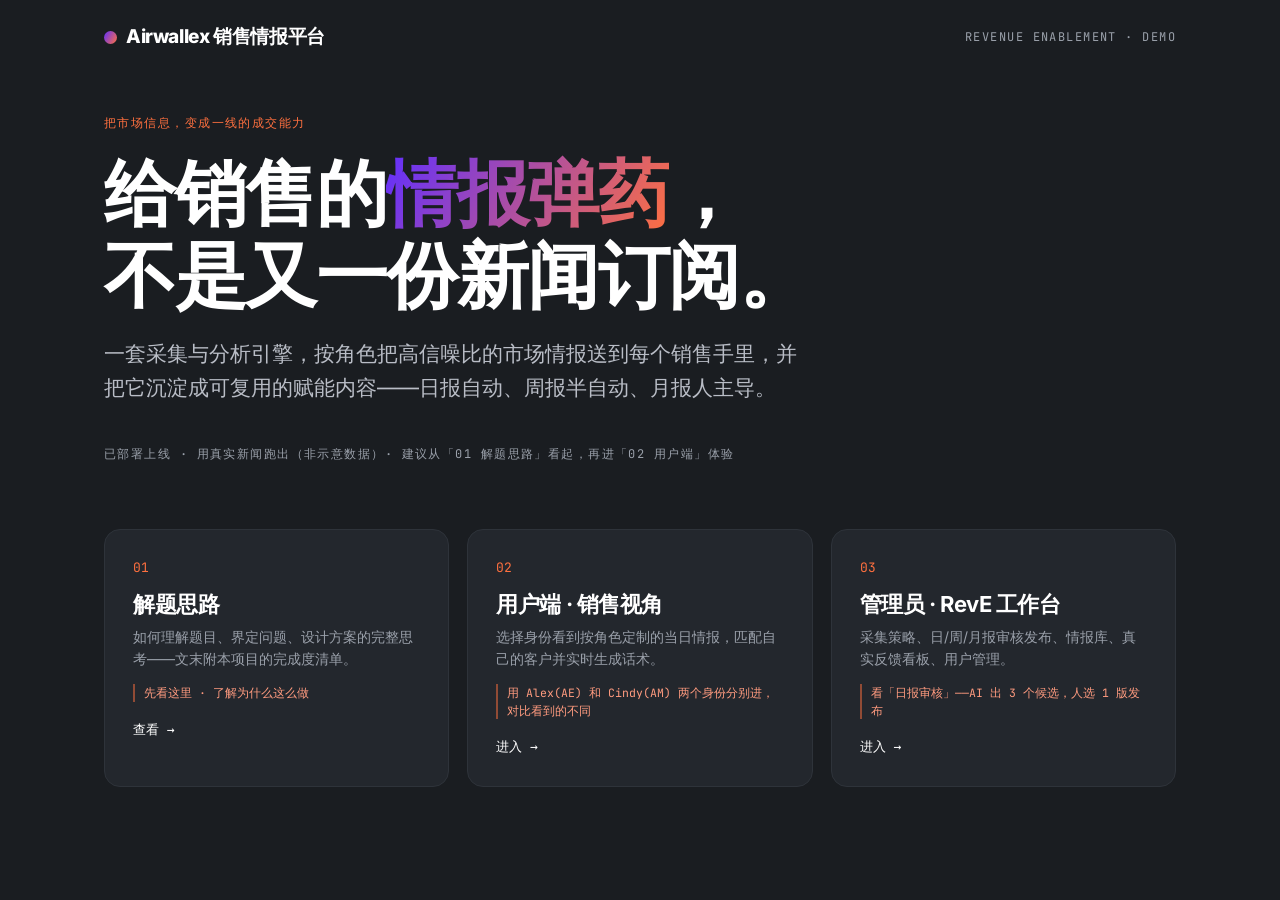
<file: web/index.html>
<!DOCTYPE html>
<html lang="zh-CN">
<head>
<meta charset="UTF-8">
<meta name="viewport" content="width=device-width,initial-scale=1">
<title>Airwallex 销售情报平台</title>
<link rel="stylesheet" href="assets/style.css">
</head>
<body>
<div class="hub">
  <div class="wrap">
    <div class="topbar">
      <div class="wordmark"><span class="dot"></span>Airwallex 销售情报平台</div>
      <div class="eyebrow" style="color:#9AA0AA">Revenue Enablement · Demo</div>
    </div>

    <div class="hub-hero">
      <div class="eyebrow" style="color:#FF703F;margin-bottom:18px">把市场信息，变成一线的成交能力</div>
      <h1>给销售的<span class="grad-text">情报弹药</span>，<br>不是又一份新闻订阅。</h1>
      <p class="lead">一套采集与分析引擎，按角色把高信噪比的市场情报送到每个销售手里，并把它沉淀成可复用的赋能内容——日报自动、周报半自动、月报人主导。</p>
      <div class="eyebrow" style="margin-top:20px;color:#9AA0AA">已部署上线 · 用真实新闻跑出（非示意数据）· 建议从「01 解题思路」看起，再进「02 用户端」体验</div>
    </div>

    <div class="entry-grid">
      <a class="entry" href="solution.html">
        <div class="num">01</div>
        <h3>解题思路</h3>
        <p>如何理解题目、界定问题、设计方案的完整思考——文末附本项目的完成度清单。</p>
        <div class="hint-line">先看这里 · 了解为什么这么做</div>
        <div class="go">查看 →</div>
      </a>
      <a class="entry" href="app.html">
        <div class="num">02</div>
        <h3>用户端 · 销售视角</h3>
        <p>选择身份看到按角色定制的当日情报，匹配自己的客户并实时生成话术。</p>
        <div class="hint-line">用 Alex(AE) 和 Cindy(AM) 两个身份分别进，对比看到的不同</div>
        <div class="go">进入 →</div>
      </a>
      <a class="entry" href="admin.html">
        <div class="num">03</div>
        <h3>管理员 · RevE 工作台</h3>
        <p>采集策略、日/周/月报审核发布、情报库、真实反馈看板、用户管理。</p>
        <div class="hint-line">看「日报审核」——AI 出 3 个候选，人选 1 版发布</div>
        <div class="go">进入 →</div>
      </a>
    </div>
  </div>
</div>
</body>
</html>
</file>
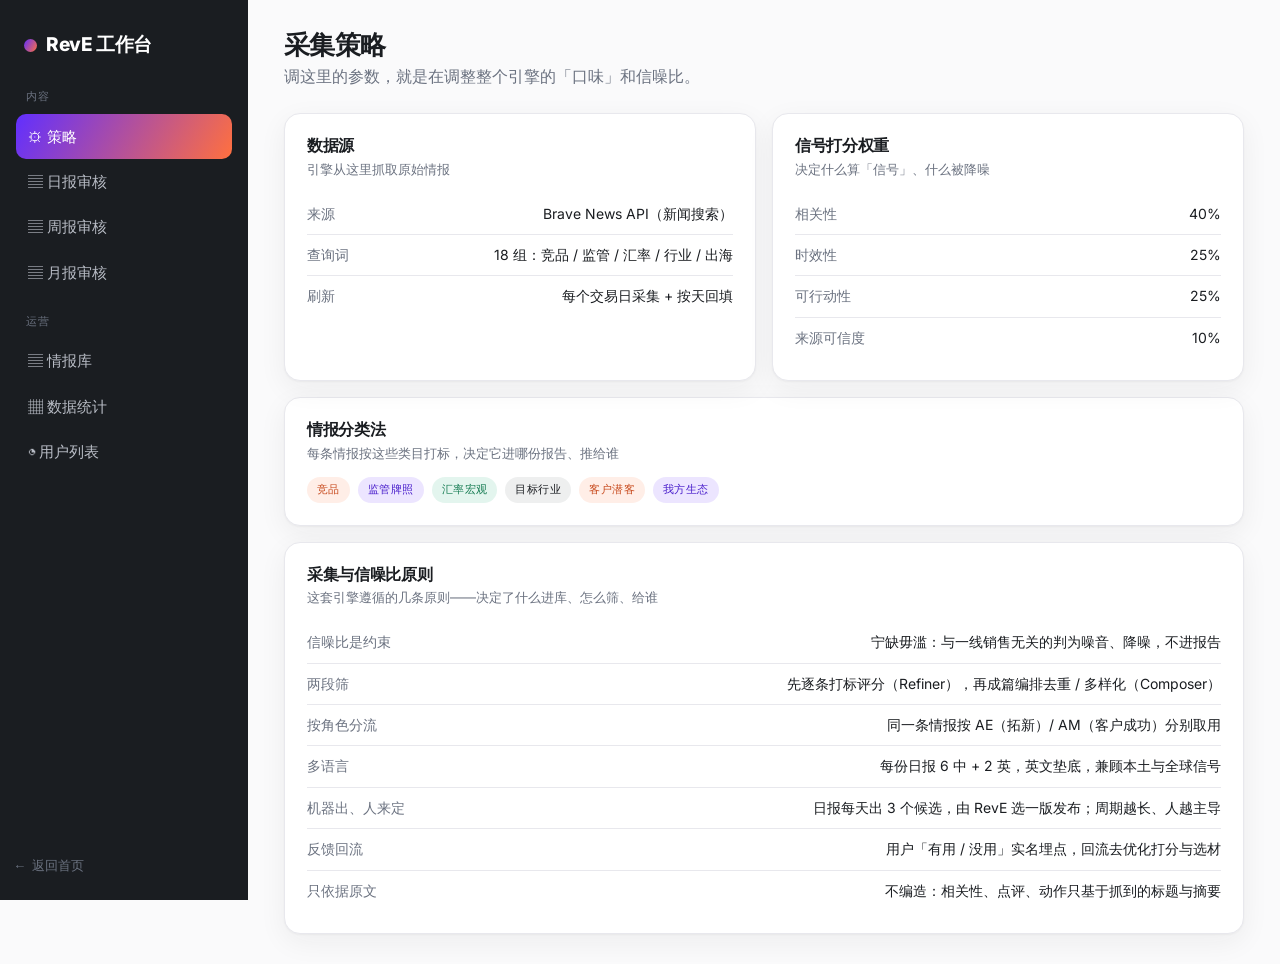
<file: web/admin.html>
<!DOCTYPE html>
<html lang="zh-CN">
<head>
<meta charset="UTF-8">
<meta name="viewport" content="width=device-width,initial-scale=1">
<title>RevE 工作台 · Airwallex 销售情报</title>
<link rel="stylesheet" href="assets/style.css">
</head>
<body>
<div class="admin">
  <!-- 侧栏 -->
  <aside class="side">
    <div class="wordmark"><span class="dot"></span>RevE 工作台</div>
    <div class="nav-label">内容</div>
    <div class="navitem on" data-p="p-strategy" onclick="nav(this)">⚙ 策略</div>
    <div class="navitem" data-p="p-daily" onclick="nav(this); loadReports()">▤ 日报审核</div>
    <div class="navitem" data-p="p-weekly" onclick="nav(this); loadWeekly()">▤ 周报审核</div>
    <div class="navitem" data-p="p-monthly" onclick="nav(this); loadMonthlyAdmin()">▤ 月报审核</div>
    <div class="nav-label">运营</div>
    <div class="navitem" data-p="p-db" onclick="nav(this); loadDB()">▤ 情报库</div>
    <div class="navitem" data-p="p-stats" onclick="nav(this); loadStats()">▦ 数据统计</div>
    <div class="navitem" data-p="p-users" onclick="nav(this)">◔ 用户列表</div>
    <div style="position:absolute;bottom:22px"><a class="back" href="index.html" style="color:#6B7280">← 返回首页</a></div>
  </aside>

  <!-- 主区 -->
  <main class="main">

    <!-- 策略 -->
    <section id="p-strategy" class="panel on">
      <h1>采集策略</h1>
      <p class="desc">调这里的参数，就是在调整整个引擎的「口味」和信噪比。</p>
      <div class="grid-2">
        <div class="card tile">
          <h4>数据源</h4>
          <div class="hint">引擎从这里抓取原始情报</div>
          <div class="kv"><span class="k">来源</span><span>Brave News API（新闻搜索）</span></div>
          <div class="kv"><span class="k">查询词</span><span>18 组：竞品 / 监管 / 汇率 / 行业 / 出海</span></div>
          <div class="kv"><span class="k">刷新</span><span>每个交易日采集 + 按天回填</span></div>
        </div>
        <div class="card tile">
          <h4>信号打分权重</h4>
          <div class="hint">决定什么算「信号」、什么被降噪</div>
          <div class="kv"><span class="k">相关性</span><span>40%</span></div>
          <div class="kv"><span class="k">时效性</span><span>25%</span></div>
          <div class="kv"><span class="k">可行动性</span><span>25%</span></div>
          <div class="kv"><span class="k">来源可信度</span><span>10%</span></div>
        </div>
      </div>
      <div class="card tile" style="margin-top:16px">
        <h4>情报分类法</h4>
        <div class="hint">每条情报按这些类目打标，决定它进哪份报告、推给谁</div>
        <div style="display:flex;gap:8px;flex-wrap:wrap;margin-top:6px">
          <span class="chip cat-竞品">竞品</span><span class="chip cat-监管">监管牌照</span>
          <span class="chip cat-汇率">汇率宏观</span><span class="chip cat-行业">目标行业</span>
          <span class="chip cat-客户">客户潜客</span><span class="chip cat-我方">我方生态</span>
        </div>
      </div>
      <div class="card tile" style="margin-top:16px">
        <h4>采集与信噪比原则</h4>
        <div class="hint">这套引擎遵循的几条原则——决定了什么进库、怎么筛、给谁</div>
        <div class="kv"><span class="k">信噪比是约束</span><span>宁缺毋滥：与一线销售无关的判为噪音、降噪，不进报告</span></div>
        <div class="kv"><span class="k">两段筛</span><span>先逐条打标评分（Refiner），再成篇编排去重 / 多样化（Composer）</span></div>
        <div class="kv"><span class="k">按角色分流</span><span>同一条情报按 AE（拓新）/ AM（客户成功）分别取用</span></div>
        <div class="kv"><span class="k">多语言</span><span>每份日报 6 中 + 2 英，英文垫底，兼顾本土与全球信号</span></div>
        <div class="kv"><span class="k">机器出、人来定</span><span>日报每天出 3 个候选，由 RevE 选一版发布；周期越长、人越主导</span></div>
        <div class="kv"><span class="k">反馈回流</span><span>用户「有用 / 没用」实名埋点，回流去优化打分与选材</span></div>
        <div class="kv"><span class="k">只依据原文</span><span>不编造：相关性、点评、动作只基于抓到的标题与摘要</span></div>
      </div>
    </section>

    <!-- 日报审核 -->
    <section id="p-daily" class="panel">
      <h1>日报审核</h1>
      <p class="desc">引擎按天编排出候选日报（草稿），人工预览后确认发布。</p>
      <div class="card sched-card" onclick="openSched('日报')">
        <h4>⏰ 时间设置</h4>
        <div class="when"><span class="lab">审核时间：</span>每个交易日 17:00（次日报）</div>
        <div class="when"><span class="lab">发出时间：</span>每个交易日 08:30</div>
        <div class="statusline">点击修改</div>
      </div>
      <div style="margin-top:20px" id="reportList"><div class="muted">加载中…</div></div>
    </section>

    <!-- 周报审核 -->
    <section id="p-weekly" class="panel">
      <h1>周报审核</h1>
      <p class="desc">周报为人工编排、脚本上传的成品；按周排期，发布日 = 当周周一。</p>
      <div class="card sched-card" onclick="openSched('周报')">
        <h4>⏰ 时间设置</h4>
        <div class="when"><span class="lab">审核时间：</span>每周五 15:00</div>
        <div class="when"><span class="lab">发出时间：</span>每周一 09:30</div>
        <div class="statusline">点击修改</div>
      </div>
      <div style="margin-top:20px" id="weeklySlots"><div class="muted">加载中…</div></div>
    </section>

    <!-- 月报审核 -->
    <section id="p-monthly" class="panel">
      <h1>月报审核</h1>
      <p class="desc">人主导、AI 辅助的深度特刊。</p>
      <div class="card sched-card" onclick="openSched('月报')">
        <h4>⏰ 时间设置</h4>
        <div class="when"><span class="lab">审核时间：</span>每月 25 号</div>
        <div class="when"><span class="lab">发出时间：</span>每月 1 号 09:30</div>
        <div class="statusline">点击修改</div>
      </div>
      <div style="margin-top:20px" id="monthlySlots"><div class="muted">加载中…</div></div>
    </section>

    <!-- 数据统计 -->
    <section id="p-stats" class="panel">
      <h1>数据统计</h1>
      <p class="desc">用户每点一次「有用 / 没用」，都会回流到这里——让效果可被衡量，并反哺 Refiner 的信噪比。</p>
      <div id="statCards" class="grid-3"><div class="muted">加载中…</div></div>
      <div class="card tile" style="margin-top:16px">
        <h4>最受认可的情报</h4>
        <div class="hint">被标「有用」最多的情报——可在策略里给这类信号加权</div>
        <div id="statTop"><div class="muted">加载中…</div></div>
      </div>
    </section>

    <!-- 用户列表 -->
    <section id="p-users" class="panel">
      <h1>用户列表</h1>
      <p class="desc">管理身份、角色与负责的客户档案——这同时是个性化与路由的依据。</p>
      <div class="card tile">
        <table class="tbl">
          <thead><tr><th>姓名</th><th>角色</th><th>负责行业</th><th>本周活跃</th></tr></thead>
          <tbody>
            <tr><td>Alex</td><td>AE · 拓新</td><td>跨境电商</td><td>高</td></tr>
            <tr><td>Cindy</td><td>AM · 客户成功</td><td>SaaS</td><td>高</td></tr>
          </tbody>
        </table>
      </div>
    </section>

    <!-- 情报库 -->
    <section id="p-db" class="panel">
      <h1>情报库</h1>
      <p class="desc">引擎采集 + Refiner 加工后的真实数据，直接看库里有什么。</p>
      <div id="dbStats" class="grid-3" style="margin-bottom:16px"></div>
      <div class="tabs" style="padding:0 0 14px">
        <button class="tab on" data-f="refined" onclick="dbFilter(this)">已加工（信号）</button>
        <button class="tab" data-f="irrelevant" onclick="dbFilter(this)">已降噪（噪音）</button>
        <button class="tab" data-f="all" onclick="dbFilter(this)">全部</button>
      </div>
      <div class="card tile" style="padding:0;overflow:auto;max-height:64vh">
        <table class="tbl" id="dbTable">
          <thead><tr><th>状态</th><th>分类</th><th>角色</th><th>信号</th><th>分</th><th>来源</th><th>标题</th><th>点评</th></tr></thead>
          <tbody><tr><td colspan="8" style="padding:18px;color:var(--muted)">加载中…</td></tr></tbody>
        </table>
      </div>
    </section>

  </main>
</div>

<!-- 时间设置 modal -->
<div class="modal-bg" id="schedModal">
  <div class="modal">
    <button class="modal-x" onclick="closeSched()">×</button>
    <div class="eyebrow">时间设置</div>
    <h3 id="schedTitle"></h3>
    <div class="field"><label>审核时间</label><input id="reviewTime" type="text"></div>
    <div class="field"><label>发出时间</label><input id="sendTime" type="text"></div>
    <button class="btn btn-grad" style="justify-content:center" onclick="closeSched()">保存设置</button>
  </div>
</div>

<!-- 报告预览 modal -->
<div class="modal-bg" id="reportModal">
  <div class="modal" style="max-width:680px">
    <button class="modal-x" onclick="closeReport()">×</button>
    <div class="eyebrow">日报预览</div>
    <h3 id="mTitle"></h3>
    <div id="mBody" style="max-height:60vh;overflow:auto;margin-top:10px"></div>
  </div>
</div>

<script>
function nav(el){
  document.querySelectorAll('.navitem').forEach(n=>n.classList.remove('on'));
  document.querySelectorAll('.panel').forEach(p=>p.classList.remove('on'));
  el.classList.add('on');
  document.getElementById(el.dataset.p).classList.add('on');
}
// ===== 日报审核：每天 3 个 release candidate，选一版发布（落库，走 /api/daily/*）=====
let DAYS=null;
async function loadReports(){
  let d;
  try{ d=await (await fetch('/api/daily/list',{cache:'no-store'})).json(); }
  catch(e){ document.getElementById('reportList').innerHTML='<div class="muted">加载失败：'+e+'（API 没起？）</div>'; return; }
  DAYS=d.days||[];
  if(!DAYS.length){ document.getElementById('reportList').innerHTML='<div class="muted">还没有日报候选，引擎 compose 后出现。</div>'; return; }
  document.getElementById('reportList').innerHTML = DAYS.map(x=>{
    const pub = x.published_no!=null;
    return '<div class="draftrow">'+
      '<div style="flex:1">'+
        '<span class="pill '+(pub?'live':'draft')+'">'+(pub?'已发布 RC'+x.published_no:'待审核')+'</span>&nbsp; '+
        '<b>日报 · '+x.date+'</b> <span class="muted" style="font-size:12px">'+x.cands+' 个候选</span>'+
      '</div>'+
      '<button class="btn btn-grad btn-sm" onclick="openDay(\''+x.date+'\')">审核 / 选版</button>'+
    '</div>';
  }).join('');
}
async function openDay(date){
  let d;
  try{ d=await (await fetch('/api/daily/candidates?date='+date,{cache:'no-store'})).json(); }catch(e){ return; }
  const esc=s=>(s||'').toString().replace(/</g,'&lt;');
  const seg=(items)=>items.map((it,i)=>'<div style="padding:5px 0;border-top:1px solid var(--line)">'+
      '<span class="chip cat-'+((it.category||[])[0]||'目标行业')+'">'+(it.category||[]).join('/')+'</span> '+
      '<b style="font-size:12.5px">'+(i+1)+'. '+esc(it.title)+'</b>'+
      '<div style="font-size:12px;color:#33373E">概览：'+esc(it.summary||it.comment)+'</div></div>').join('');
  document.getElementById('mTitle').textContent='日报 · '+date+' · 选一版发布';
  document.getElementById('mBody').innerHTML = (d.candidates||[]).map(c=>{
    const pub = c.status==='published';
    return '<div class="mcli" style="margin-bottom:16px">'+
      '<div class="mcli-h"><strong>RC'+c.cand_no+' · '+esc(c.angle)+'</strong>'+
        '<span class="pill '+(pub?'live':'draft')+'">'+(pub?'已发布':'候选')+'</span></div>'+
      '<div class="muted" style="font-size:12.5px;margin-bottom:6px">'+esc(c.lede)+'</div>'+
      '<div style="font-size:11px;color:var(--muted);margin-top:6px">AE 段 · '+c.ae.length+' 条</div>'+seg(c.ae)+
      '<div style="font-size:11px;color:var(--muted);margin-top:8px">AM 段 · '+c.am.length+' 条</div>'+seg(c.am)+
      '<button class="btn '+(pub?'btn-ghost':'btn-grad')+' btn-sm" style="margin-top:10px" '+(pub?'disabled':'')+' onclick="publishCand(\''+date+'\','+c.cand_no+')">'+(pub?'当前已发布':'发布这一版')+'</button>'+
    '</div>';
  }).join('');
  document.getElementById('reportModal').classList.add('show');
}
async function publishCand(date, cand_no){
  try{
    const r=await fetch('/api/daily/publish',{method:'POST',headers:{'Content-Type':'application/json'},body:JSON.stringify({date:date,cand_no:cand_no})});
    if(!r.ok) throw new Error(r.status);
  }catch(e){ alert('发布失败：'+e); return; }
  closeReport(); loadReports();
}
function closeReport(){document.getElementById('reportModal').classList.remove('show');}

const SCHED={
  '日报':{r:'每个交易日 17:00（次日报）', s:'每个交易日 08:30'},
  '周报':{r:'每周五 15:00', s:'每周一 09:30'},
  '月报':{r:'每月 25 号', s:'每月 1 号 09:30'}
};
function openSched(t){
  document.getElementById('schedTitle').textContent=t+' · 时间设置';
  document.getElementById('reviewTime').value=SCHED[t].r;
  document.getElementById('sendTime').value=SCHED[t].s;
  document.getElementById('schedModal').classList.add('show');
}
function closeSched(){document.getElementById('schedModal').classList.remove('show');}
document.getElementById('schedModal').addEventListener('click',e=>{if(e.target.id==='schedModal')closeSched();});

// ===== 数据统计（真实反馈，来自 /api/stats）=====
async function loadStats(){
  let d;
  try{ d=await (await fetch('/api/stats',{cache:'no-store'})).json(); }
  catch(e){ document.getElementById('statCards').innerHTML='<div class="muted">加载失败：'+e+'（API 没起？）</div>'; return; }
  const rate = d.useful_rate==null ? '—' : d.useful_rate+'%';
  document.getElementById('statCards').innerHTML=
    statCard('合格情报（库内）', d.refined)+
    statCard('日报覆盖天数', d.daily_days)+
    statCard('日报候选总数', d.daily_cands)+
    statCard('已发布周报', d.weekly_published)+
    statCard('已发布月报', d.monthly_published)+
    statCard('反馈 · 有用率', (d.feedback_total||0)+' · '+rate);
  const esc=s=>(s||'').toString().replace(/</g,'&lt;');
  const top=d.top||[];
  document.getElementById('statTop').innerHTML = top.length
    ? top.map(t=>'<div class="kv"><span class="k">'+esc(t.title)+'</span><span>👍 '+t.up+'</span></div>').join('')
    : '<div class="muted" style="padding:8px 0">还没有「有用」反馈——去用户端点几下 👍 就会出现在这里。</div>';
}

// ===== 情报库浏览（拉取引擎导出的 data/news.json）=====
let DB=null, DBFILTER='refined';
async function loadDB(){
  if(DB){ renderDB(); return; }
  try{
    const r=await fetch('data/news.json',{cache:'no-store'});
    DB=await r.json();
  }catch(e){
    document.querySelector('#dbTable tbody').innerHTML='<tr><td colspan="8" style="padding:18px">加载失败：'+e+'（引擎还没导出 data/news.json？）</td></tr>';
    return;
  }
  const s=DB.stats||{};
  document.getElementById('dbStats').innerHTML=
    statCard('总采集',s.total)+statCard('已加工 · 信号',s.refined)+statCard('已降噪 · 噪音',s.irrelevant);
  renderDB();
}
function statCard(l,n){return '<div class="card stat"><div class="n grad">'+(n??0)+'</div><div class="l">'+l+'</div></div>';}
function dbFilter(btn){
  document.querySelectorAll('#p-db .tab').forEach(t=>t.classList.remove('on'));
  btn.classList.add('on'); DBFILTER=btn.dataset.f; renderDB();
}
function renderDB(){
  if(!DB) return;
  const esc=s=>(s||'').toString().replace(/</g,'&lt;');
  let items=(DB.items||[]);
  if(DBFILTER!=='all') items=items.filter(i=>i.status===DBFILTER);
  const rows=items.map(i=>
    '<tr>'+
    '<td><span class="pill '+(i.status==='refined'?'live':'draft')+'">'+esc(i.status)+'</span></td>'+
    '<td style="font-size:12px">'+(i.category||[]).join('/')+'</td>'+
    '<td style="font-size:12px">'+(i.roles||[]).join('/')+'</td>'+
    '<td style="font-size:12px">'+esc(i.signal_type)+'</td>'+
    '<td>'+(i.s_total??'')+'</td>'+
    '<td style="font-size:12px;color:var(--muted);max-width:120px;overflow:hidden;text-overflow:ellipsis;white-space:nowrap">'+esc(i.source)+'</td>'+
    '<td style="max-width:300px"><a href="'+esc(i.url)+'" target="_blank">'+esc(i.title)+'</a></td>'+
    '<td style="max-width:340px;font-size:12.5px;color:#33373E">'+esc(i.comment)+'</td>'+
    '</tr>').join('');
  document.querySelector('#dbTable tbody').innerHTML=rows||'<tr><td colspan="8" style="padding:18px;color:var(--muted)">该筛选下无数据</td></tr>';
}

// ===== 周报审核：按周 slots（来自 /api/slots），脚本上传后这里出现草稿 → 通过发布 =====
const ST={empty:['待制作','draft'], draft:['草稿·待审核','draft'], published:['已发布','live']};
async function loadWeekly(){
  let slots;
  try{ slots=(await (await fetch('/api/reports?type=weekly',{cache:'no-store'})).json()).slots; }
  catch(e){ document.getElementById('weeklySlots').innerHTML='<div class="muted">加载失败：'+e+'（API 没起？）</div>'; return; }
  const esc=s=>(s||'').toString().replace(/</g,'&lt;');
  document.getElementById('weeklySlots').innerHTML = slots.map(s=>{
    const [label,cls]=ST[s.state]||ST.empty;
    const preview = s.url ? '<a class="btn btn-ghost btn-sm" href="'+s.url+'" target="_blank">预览</a>' : '';
    const pub = s.state==='draft' ? '<button class="btn btn-grad btn-sm" onclick="publishWeekly(\''+s.period+'\',this)">通过发布</button>' : '';
    return '<div class="draftrow">'+
      '<div style="flex:1"><span class="pill '+cls+'">'+label+'</span>&nbsp; <b>周报 · '+s.period+' 当周</b>'+
      (s.title?' <span class="muted" style="font-size:12px">'+esc(s.title)+'</span>':'')+
      ' <span class="muted" style="font-size:12px">（发布日 '+s.period+'）</span></div>'+
      '<div style="display:flex;gap:8px">'+preview+pub+'</div></div>';
  }).join('');
}
// ===== 月报审核：人主导特刊，脚本上传后审核发布（/api/reports type=monthly）=====
async function loadMonthlyAdmin(){
  let slots;
  try{ slots=(await (await fetch('/api/reports?type=monthly',{cache:'no-store'})).json()).slots; }
  catch(e){ document.getElementById('monthlySlots').innerHTML='<div class="muted">加载失败：'+e+'</div>'; return; }
  const esc=s=>(s||'').toString().replace(/</g,'&lt;');
  document.getElementById('monthlySlots').innerHTML=slots.map(s=>{
    const [label,cls]=ST[s.state]||ST.empty;
    const preview=s.url?'<a class="btn btn-ghost btn-sm" href="'+s.url+'" target="_blank">预览</a>':'';
    const pubBtn=s.state==='draft'?'<button class="btn btn-grad btn-sm" onclick="publishMonthly(\''+s.period+'\',this)">通过发布</button>':'';
    return '<div class="draftrow"><div style="flex:1"><span class="pill '+cls+'">'+label+'</span>&nbsp; <b>月报 · '+s.period+' 当月</b> <span class="muted" style="font-size:12px">'+esc(s.title)+'</span></div><div style="display:flex;gap:8px">'+preview+pubBtn+'</div></div>';
  }).join('');
}
async function publishMonthly(period,btn){
  btn.disabled=true; btn.textContent='发布中…';
  try{
    const r=await fetch('/api/reports/publish',{method:'POST',headers:{'Content-Type':'application/json'},body:JSON.stringify({period:period,type:'monthly'})});
    if(!r.ok) throw new Error(r.status);
    loadMonthlyAdmin();
  }catch(e){ btn.disabled=false; btn.textContent='通过发布'; alert('发布失败：'+e); }
}
async function publishWeekly(period,btn){
  btn.disabled=true; btn.textContent='发布中…';
  try{
    const r=await fetch('/api/reports/publish',{method:'POST',headers:{'Content-Type':'application/json'},body:JSON.stringify({period:period,type:'weekly'})});
    if(!r.ok) throw new Error(r.status);
    loadWeekly();
  }catch(e){ btn.disabled=false; btn.textContent='通过发布'; alert('发布失败：'+e); }
}
</script>
</body>
</html>
</file>
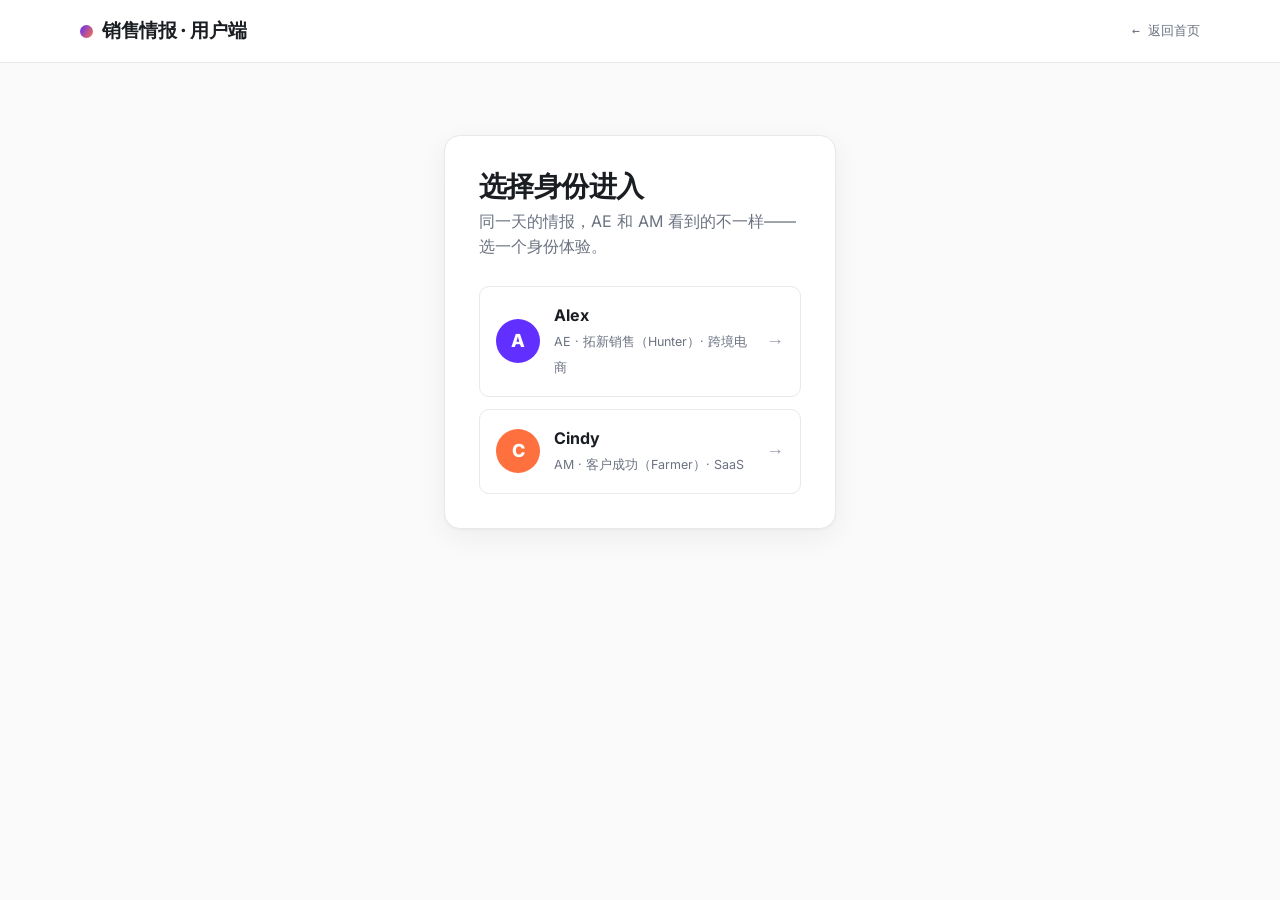
<file: web/app.html>
<!DOCTYPE html>
<html lang="zh-CN">
<head>
<meta charset="UTF-8">
<meta name="viewport" content="width=device-width,initial-scale=1">
<title>用户端 · Airwallex 销售情报</title>
<link rel="stylesheet" href="assets/style.css">
</head>
<body class="app-bg">

<header class="pagehead">
  <div class="wrap row">
    <div class="wordmark"><span class="dot"></span>销售情报 · 用户端</div>
    <a class="back" href="index.html">← 返回首页</a>
  </div>
</header>

<!-- 选择身份 -->
<div id="authView" class="auth-wrap">
  <div class="card auth-card">
    <h1>选择身份进入</h1>
    <p class="sub">同一天的情报，AE 和 AM 看到的不一样——选一个身份体验。</p>
    <div class="user-opts">
      <div class="user-opt" onclick="enterAs('AE')">
        <div class="ua ua-ae">A</div>
        <div class="ut"><strong>Alex</strong><span>AE · 拓新销售（Hunter）· 跨境电商</span></div>
        <span class="ugo">→</span>
      </div>
      <div class="user-opt" onclick="enterAs('AM')">
        <div class="ua ua-am">C</div>
        <div class="ut"><strong>Cindy</strong><span>AM · 客户成功（Farmer）· SaaS</span></div>
        <span class="ugo">→</span>
      </div>
    </div>
  </div>
</div>

<!-- 报告 -->
<div id="reportView" class="wrap" style="display:none">
  <div class="report-top">
    <div>
      <div class="eyebrow">每日情报</div>
      <h1 id="rTitle">日报</h1>
      <div class="report-meta" id="rMeta"></div>
    </div>
    <div class="who" id="who"></div>
  </div>

  <!-- 周期切换 -->
  <div class="tabs" style="padding:14px 0 0">
    <button class="tab on" data-cad="daily" onclick="switchCad(this)">日报</button>
    <button class="tab" data-cad="weekly" onclick="switchCad(this)">周报</button>
    <button class="tab" data-cad="monthly" onclick="switchCad(this)">月报</button>
  </div>

  <div id="dailyView">
  <!-- 日期选择器（前一天 / 日历下拉 / 后一天）-->
  <div class="datebar" id="datebar">
    <div class="dayrow">
      <button class="daynav" id="prevDay" onclick="stepDay(-1)">‹ 前一天</button>
      <button class="datebtn" onclick="toggleCal(event)">
        <span>📅</span><span id="dateBtnLabel">选择日期</span><span class="caret">▾</span>
      </button>
      <button class="daynav" id="nextDay" onclick="stepDay(1)">后一天 ›</button>
    </div>
    <div class="calpop" id="calpop">
      <div class="cal-head">
        <button class="cal-nav" onclick="calMonth(-1,event)">‹</button>
        <span class="cal-title" id="calTitle"></span>
        <button class="cal-nav" onclick="calMonth(1,event)">›</button>
      </div>
      <div class="cal-grid" id="calGrid"></div>
      <div class="cal-foot"><span class="dot-legend"></span>有日报的日期可点击</div>
    </div>
  </div>

  <div id="intelList"></div>
  </div><!-- /dailyView -->

  <div id="weeklyView" style="display:none"></div>
  <div id="monthlyView" style="display:none"></div>
</div>

<!-- 匹配客户 modal -->
<div class="modal-bg" id="modal">
  <div class="modal">
    <button class="modal-x" onclick="closeModal()">×</button>
    <div class="eyebrow" id="mEyebrow">匹配我的客户 · 实时分析</div>
    <h3 id="mTitle"></h3>
    <div id="mBody"></div>
  </div>
</div>

<script>
const REPORT_DIR='data/reports';
let ROLE="AE";
let AVAIL={};          // 当前角色：date -> count（哪些天有日报）
let DATES=[];          // 有日报的日期，升序
let CUR_ITEMS=[];      // 当前展示的情报，供话术 modal 取数
let SEL_DATE=null;     // 选中的日期
let calY, calM;        // 日历当前显示的年/月（0-based month）

// 只有两个用户：Alex(AE) / Cindy(AM)，用于对比两个角色看到的日报差异
const USERS={
  AE:{name:'Alex',  who:'AE · 拓新 · 跨境电商'},
  AM:{name:'Cindy', who:'AM · 客户成功 · SaaS'},
};
function enterAs(role){ ROLE=role; enter(); }

const MIN_SPIN=500;      // 加载动画最短展示时长（ms）
function showLoader(){
  document.getElementById('intelList').innerHTML=
    `<div class="loader"><div class="spinner"></div><span>正在加载日报…</span></div>`;
}
function minWait(t0){ return new Promise(r=>setTimeout(r, Math.max(0, MIN_SPIN-(Date.now()-t0)))); }

async function enter(){
  document.getElementById('authView').style.display='none';
  document.getElementById('reportView').style.display='block';
  const u=USERS[ROLE];
  document.getElementById('who').textContent=`你好，${u.name}（${u.who}）`;
  document.getElementById('dateBtnLabel').textContent='加载中…';
  showLoader();
  const t0=Date.now();
  // 读日报索引，建立"哪些天有日报"
  try{
    const idx=await (await fetch(`${REPORT_DIR}/index.json`,{cache:'no-store'})).json();
    AVAIL={};
    (idx.reports||[]).forEach(r=>{AVAIL[r.date]=(ROLE==='AE'?r.ae_count:r.am_count);});
  }catch(e){ AVAIL={}; }
  DATES=Object.keys(AVAIL).sort();
  if(!DATES.length){
    await minWait(t0);
    document.getElementById('dateBtnLabel').textContent='暂无日报';
    document.getElementById('intelList').innerHTML=`<div class="empty-day">还没有生成日报。引擎跑过 collect → refine → compose 后这里就有内容了。</div>`;
    return;
  }
  SEL_DATE=DATES[DATES.length-1];          // 默认最新一天
  const d=new Date(SEL_DATE); calY=d.getFullYear(); calM=d.getMonth();
  renderCal();
  await loadDay(SEL_DATE, t0);             // 复用同一计时，整段加载 ≥ MIN_SPIN
}

/* ---- 日历 ---- */
function toggleCal(e){ e&&e.stopPropagation(); document.getElementById('datebar').classList.toggle('open'); }
function calMonth(delta,e){
  e&&e.stopPropagation();
  calM+=delta; if(calM<0){calM=11;calY--;} if(calM>11){calM=0;calY++;}
  renderCal();
}
function renderCal(){
  document.getElementById('calTitle').textContent=`${calY}年${calM+1}月`;
  const first=new Date(calY,calM,1);
  let lead=(first.getDay()+6)%7;           // 周一为一周起点
  const days=new Date(calY,calM+1,0).getDate();
  const todayStr=new Date().toISOString().slice(0,10);
  let html=['一','二','三','四','五','六','日'].map(d=>`<span class="cal-dow">${d}</span>`).join('');
  for(let i=0;i<lead;i++) html+=`<span class="cal-day"></span>`;
  for(let day=1;day<=days;day++){
    const ds=`${calY}-${String(calM+1).padStart(2,'0')}-${String(day).padStart(2,'0')}`;
    const cls=['cal-day'];
    if(AVAIL[ds]!=null) cls.push('has');
    if(ds===SEL_DATE) cls.push('sel');
    if(ds===todayStr) cls.push('today');
    const click=AVAIL[ds]!=null?`onclick="pickDay('${ds}',event)"`:'';
    html+=`<span class="${cls.join(' ')}" ${click}>${day}</span>`;
  }
  document.getElementById('calGrid').innerHTML=html;
}
function pickDay(ds,e){
  e&&e.stopPropagation();
  SEL_DATE=ds; document.getElementById('datebar').classList.remove('open');
  renderCal(); loadDay(ds);
}
/* 前一天 / 后一天：在"有日报的日期"之间跳，到边界则禁用 */
function stepDay(dir){
  const i=DATES.indexOf(SEL_DATE), ni=i+dir;
  if(i<0 || ni<0 || ni>=DATES.length) return;
  SEL_DATE=DATES[ni];
  const d=new Date(SEL_DATE); calY=d.getFullYear(); calM=d.getMonth();
  renderCal(); loadDay(SEL_DATE);
}
function updateDayNav(){
  const i=DATES.indexOf(SEL_DATE);
  document.getElementById('prevDay').disabled = (i<=0);
  document.getElementById('nextDay').disabled = (i<0 || i>=DATES.length-1);
}

/* ---- 加载某一天的日报（t0 为空则自行计时并显示加载动画）---- */
async function loadDay(date, t0){
  const start = (t0!=null) ? t0 : (showLoader(), Date.now());
  SEL_DATE=date; updateDayNav();
  document.getElementById('dateBtnLabel').textContent=date;
  document.getElementById('rTitle').textContent=`日报 · ${date}`;
  let rep=null;
  try{ rep=await (await fetch(`${REPORT_DIR}/report_${date}.json`,{cache:'no-store'})).json(); }
  catch(e){ rep=null; }
  await minWait(start);
  const seg = rep ? (ROLE==='AE'?rep.ae:rep.am) : null;
  if(!seg){
    document.getElementById('rMeta').textContent='';
    document.getElementById('intelList').innerHTML=`<div class="empty-day">这一天暂无日报。</div>`;
    CUR_ITEMS=[]; return;
  }
  CUR_ITEMS=seg.items||[];
  document.getElementById('rMeta').textContent=
    (rep.lede?rep.lede+' · ':'')+`按「${ROLE}」精选 ${CUR_ITEMS.length} 条可行动情报`;
  document.getElementById('intelList').innerHTML=CUR_ITEMS.map(card).join('');
}

function card(i){
  const cats=(i.category||[]).map(c=>`<span class="chip cat-${c}">${c}</span>`).join('');
  const inds=(i.industry||[]).map(c=>`<span class="chip">${c}</span>`).join('');
  const hot=(i.score||0)>=0.8;
  const title=i.url?`<a href="${i.url}" target="_blank" rel="noopener">${i.title}</a>`:i.title;
  return `<div class="card intel">
    <div class="meta">
      ${hot?'<span class="signal-hot">🔥 高信号</span>':''}
      ${cats}
      ${i.signal_type?`<span class="chip">${i.signal_type}</span>`:''}
      ${inds}
    </div>
    <h3>${title}</h3>
    ${i.summary?`<div class="line"><b>概览：</b>${i.summary}${i.comment?' '+i.comment:''}</div>`
               :`<div class="line"><b>点评：</b>${i.comment||''}</div>`}
    <div class="line"><b>动作：</b>${i.action||''}</div>
    <div class="foot">
      <span class="src">来源：${i.source||i.citation||''}</span>
      <div class="card-actions">
        <span class="fbgroup">
          <button class="fb" onclick="vote(${i.id},'up',this)" title="对我有用">👍</button>
          <button class="fb" onclick="vote(${i.id},'down',this)" title="没用">👎</button>
        </span>
        <button class="btn btn-grad btn-sm" onclick="matchClient(${i.id})">匹配我的客户</button>
      </div>
    </div>
  </div>`;
}
/* ---- 周期切换：日报 / 周报 / 月报 ---- */
function switchCad(btn){
  document.querySelectorAll('#reportView .tabs .tab').forEach(t=>t.classList.remove('on'));
  btn.classList.add('on');
  const cad=btn.dataset.cad;
  document.getElementById('dailyView').style.display   = cad==='daily'  ?'block':'none';
  document.getElementById('weeklyView').style.display  = cad==='weekly' ?'block':'none';
  document.getElementById('monthlyView').style.display = cad==='monthly'?'block':'none';
  const meta={daily:['每日情报','日报'],weekly:['每周赋能','周报 · 把信息炼成能力'],monthly:['每月特刊','月报']}[cad];
  document.querySelector('#reportView .report-top .eyebrow').textContent=meta[0];
  document.getElementById('rMeta').textContent='';
  document.getElementById('rTitle').textContent = (cad==='daily' && SEL_DATE)?('日报 · '+SEL_DATE):meta[1];
  if(cad==='weekly') loadWeekly();
  if(cad==='monthly') loadMonthly();
}
async function loadWeekly(){
  const v=document.getElementById('weeklyView');
  v.innerHTML='<div class="loader"><div class="spinner"></div><span>加载周报…</span></div>';
  let slots;
  try{ slots=(await (await fetch('/api/reports?type=weekly',{cache:'no-store'})).json()).slots; }
  catch(e){ v.innerHTML='<div class="empty-day">周报暂不可用。</div>'; return; }
  const pub=(slots||[]).filter(s=>s.state==='published');
  if(!pub.length){ v.innerHTML='<div class="empty-day">本期周报正在制作中，发布后会出现在这里。</div>'; return; }
  v.innerHTML=pub.map(s=>'<a class="card intel" href="'+s.url+'" target="_blank" rel="noopener" style="display:block">'+
    '<div class="meta"><span class="chip">周报</span><span class="chip">发布日 '+s.period+'</span></div>'+
    '<h3>'+(s.title||('周报 · '+s.period+' 当周'))+'</h3>'+
    '<div class="line"><b>打开本周周报</b> —— 翻页杂志：本周复盘 + 可复用话术 + AI 播客 + 自测 →</div></a>').join('');
}
async function loadMonthly(){
  const v=document.getElementById('monthlyView');
  v.innerHTML='<div class="loader"><div class="spinner"></div><span>加载月报…</span></div>';
  let slots;
  try{ slots=(await (await fetch('/api/reports?type=monthly',{cache:'no-store'})).json()).slots; }
  catch(e){ v.innerHTML='<div class="empty-day">月报暂不可用。</div>'; return; }
  const pub=(slots||[]).filter(x=>x.state==='published');
  if(!pub.length){ v.innerHTML='<div class="empty-day">月报是人主导的深度特刊——行业复盘、方法沉淀、AI 播客/视频，按月发布。本期筹备中。</div>'; return; }
  v.innerHTML=pub.map(x=>'<a class="card intel" href="'+x.url+'" target="_blank" rel="noopener" style="display:block">'+
    '<div class="meta"><span class="chip">月报</span><span class="chip">'+x.period+'</span></div>'+
    '<h3>'+(x.title||'月度特刊')+'</h3>'+
    '<div class="line"><b>打开月报特刊</b> —— 行业复盘 + 方法沉淀 + AI 播客/视频 →</div></a>').join('');
}

/* ---- 有用/没用 反馈（埋点）---- */
async function vote(id, v, el){
  const wrap=el.closest('.fbgroup');
  try{
    await fetch('/api/feedback',{method:'POST',headers:{'Content-Type':'application/json'},
      body:JSON.stringify({news_id:id, role:ROLE, vote:v})});
  }catch(e){ /* 演示环境忽略 */ }
  wrap.innerHTML=`<span class="fb-tip">${v==='up'?'👍':'👎'} 谢谢反馈</span>`;
}

/* ---- 匹配我的客户（真 LLM）---- */
let CUR_MATCHES=[], CUR_NEWS=null;
function newsPayload(i){
  return {title:i.title, summary:i.summary, comment:i.comment,
          category:i.category, industry:i.industry};
}
function openModal(){document.getElementById('modal').classList.add('show');}
function closeModal(){document.getElementById('modal').classList.remove('show');}

async function matchClient(id){
  const i=CUR_ITEMS.find(x=>x.id===id); if(!i) return;
  CUR_NEWS=i; openModal();
  document.getElementById('mTitle').textContent=i.title;
  const body=document.getElementById('mBody');
  body.innerHTML=`<div class="loader"><div class="spinner"></div><span>正在让 AI 比对你的客户名单…</span></div>`;
  let res;
  try{
    res=await (await fetch('/api/match',{method:'POST',headers:{'Content-Type':'application/json'},
      body:JSON.stringify({role:ROLE, news:newsPayload(i)})})).json();
  }catch(e){ body.innerHTML=`<p class="muted">匹配失败，请稍后再试。</p>`; return; }
  CUR_MATCHES=res.matches||[];
  if(!CUR_MATCHES.length){
    body.innerHTML=`<p class="muted">这条暂时没匹配到你名单里的客户。</p>`; return;
  }
  body.innerHTML=CUR_MATCHES.map(matchCard).join('');
}
function matchCard(m, idx){
  const stageCls = m.stage==='已成交' ? 'cat-我方生态' : 'cat-竞品';
  return `<div class="mcli">
    <div class="mcli-h"><strong>${m.client}</strong><span class="chip ${stageCls}">${m.stage||''}</span></div>
    <div class="line"><b>为什么相关：</b>${m.why||''}</div>
    <div class="line"><b>切入角度：</b>${m.angle||''}</div>
    <button class="btn btn-grad btn-sm" onclick="genPitch(${idx}, this)">为「${m.client}」生成话术</button>
    <div class="pitch-slot" id="pslot-${idx}"></div>
  </div>`;
}
async function genPitch(idx, btn){
  const m=CUR_MATCHES[idx]; const slot=document.getElementById('pslot-'+idx);
  btn.disabled=true;
  slot.innerHTML=`<div class="loader" style="padding:16px"><div class="spinner"></div><span>生成话术中…</span></div>`;
  try{
    const r=await (await fetch('/api/pitch',{method:'POST',headers:{'Content-Type':'application/json'},
      body:JSON.stringify({role:ROLE, client:m.client, news:newsPayload(CUR_NEWS)})})).json();
    slot.innerHTML=`<div class="pitch">${r.pitch||'(空)'}</div>`;
  }catch(e){ slot.innerHTML=`<p class="muted">生成失败，请重试。</p>`; }
  btn.disabled=false;
}
document.getElementById('modal').addEventListener('click',e=>{if(e.target.id==='modal')closeModal();});
// 点空白关日历
document.addEventListener('click',e=>{
  const bar=document.getElementById('datebar');
  if(bar.classList.contains('open') && !bar.contains(e.target)) bar.classList.remove('open');
});
</script>
</body>
</html>
</file>
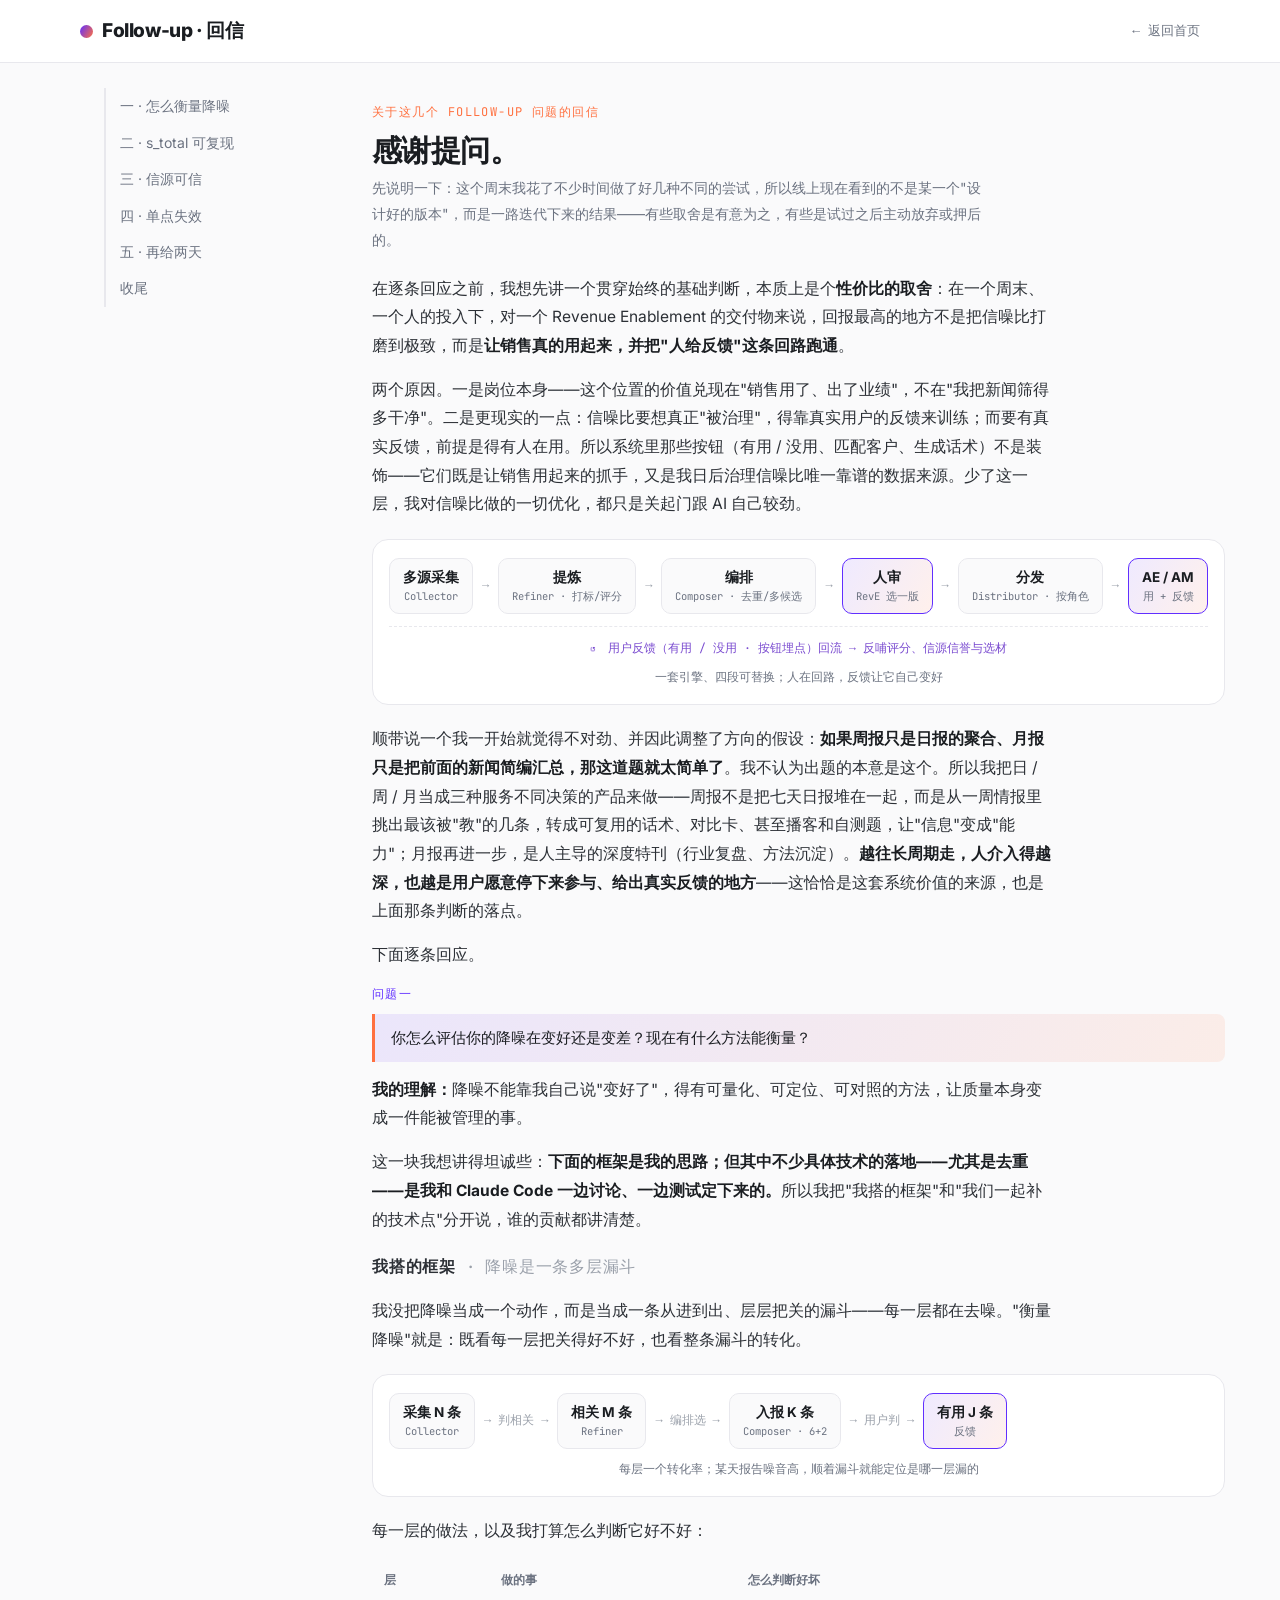
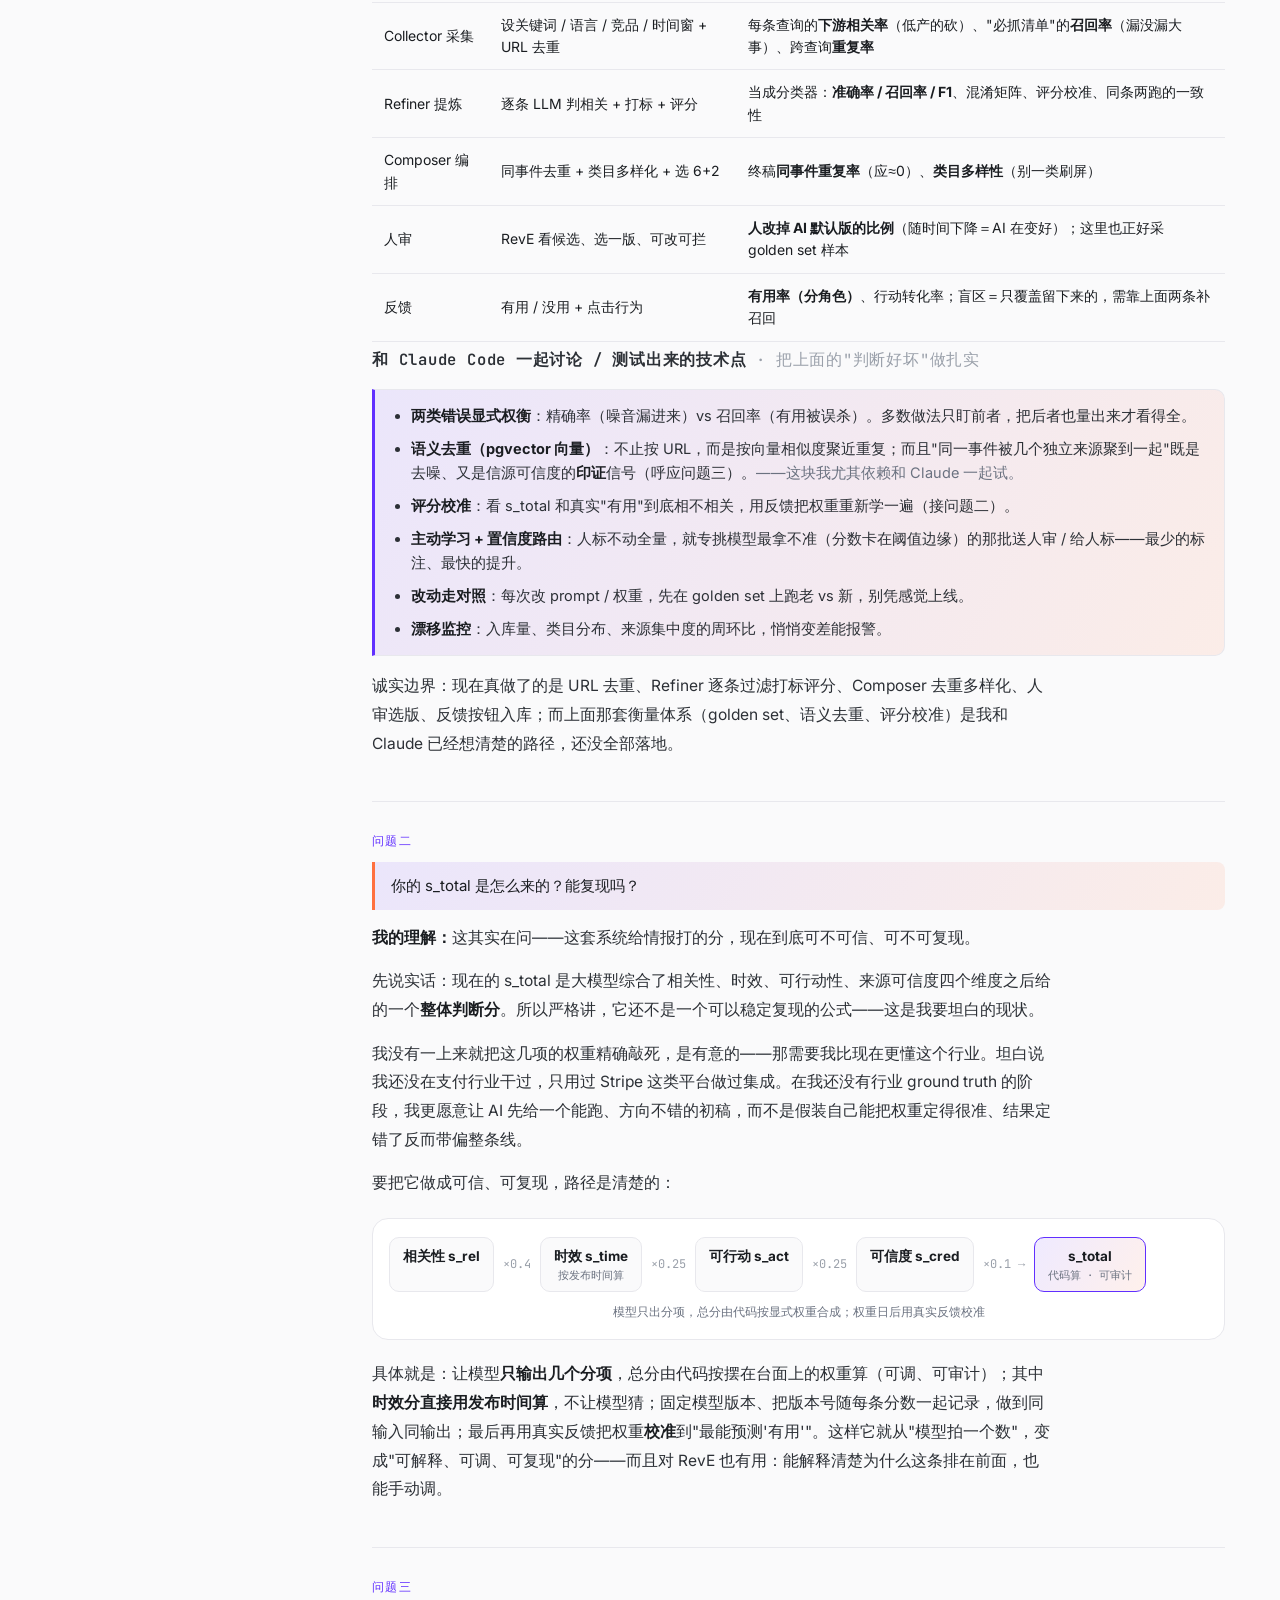
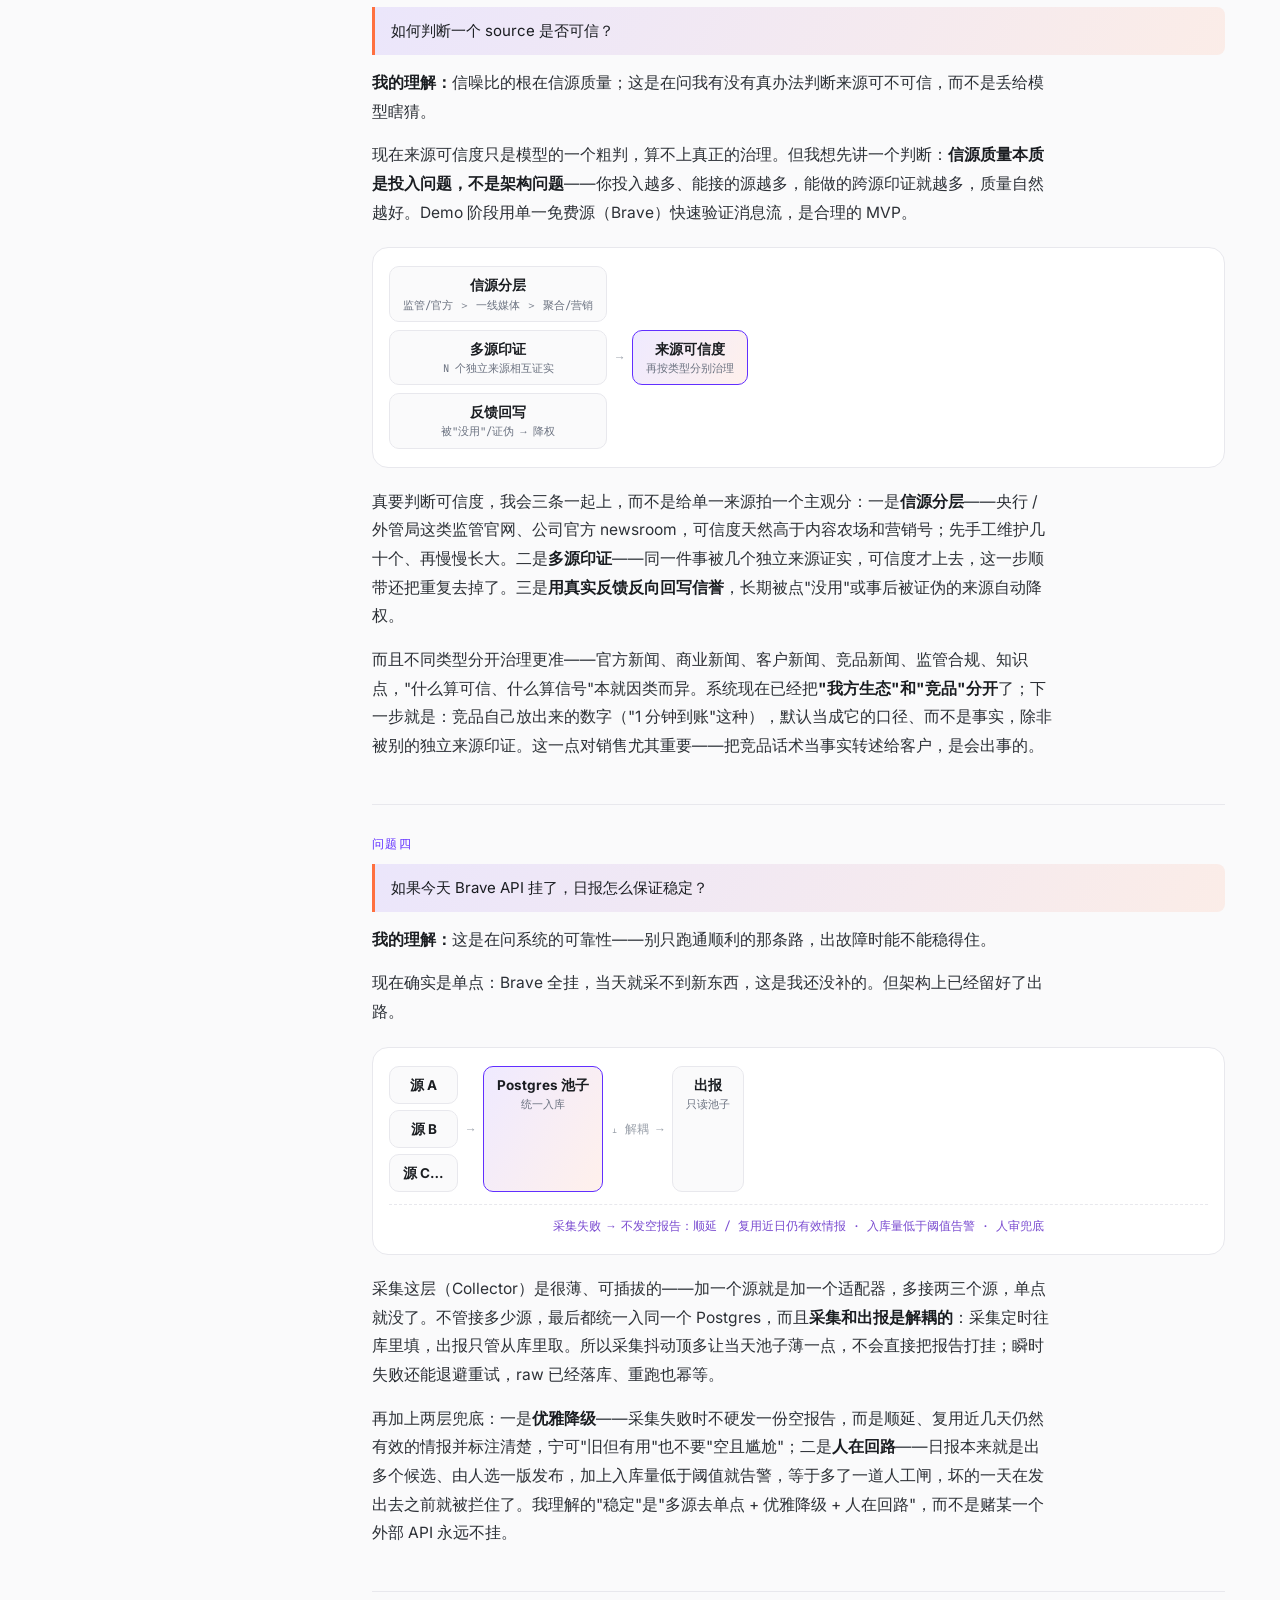
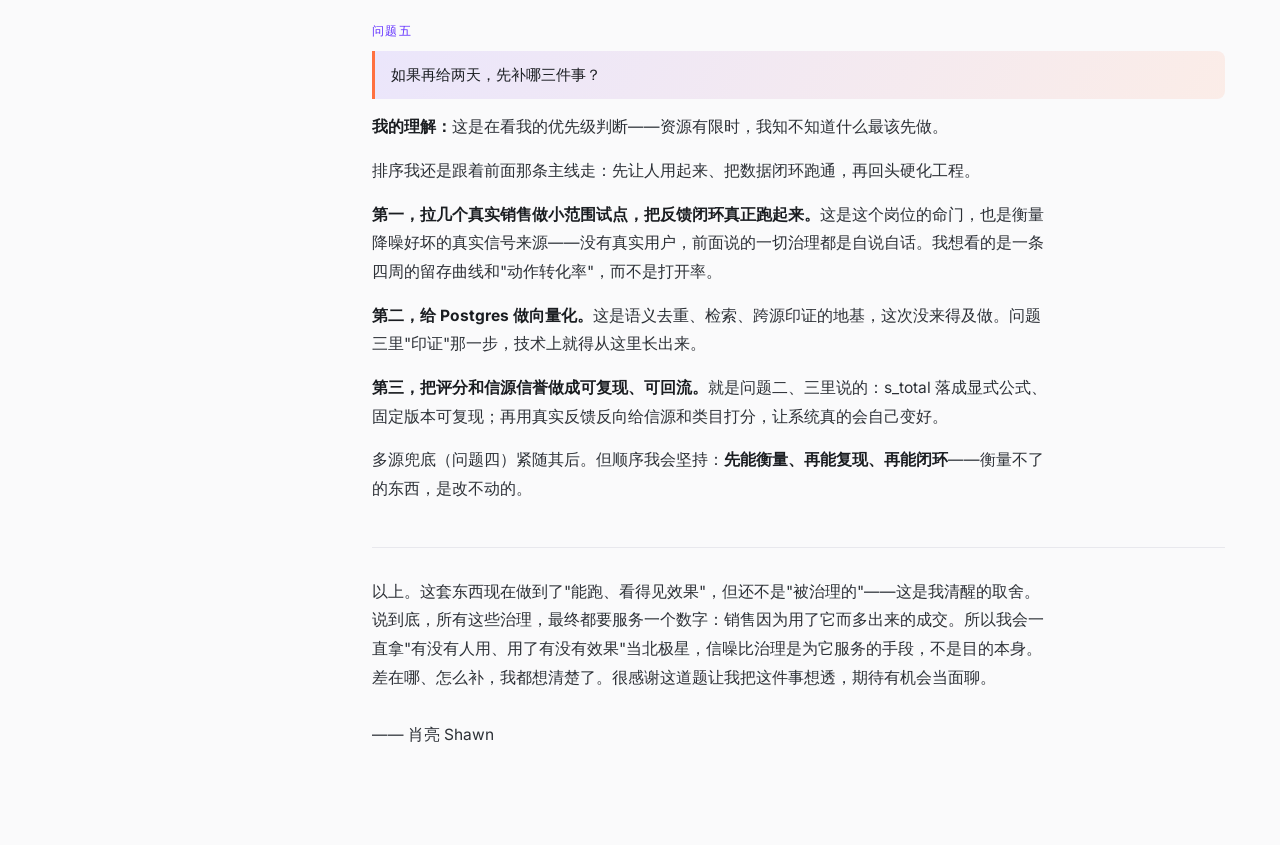
<file: web/followup.html>
<!DOCTYPE html>
<html lang="zh-CN">
<head>
<meta charset="UTF-8">
<meta name="viewport" content="width=device-width,initial-scale=1">
<title>Follow-up 回信 · Airwallex 销售情报</title>
<link rel="stylesheet" href="assets/style.css">
<style>
  .intro h1{font-size:30px;margin:6px 0 8px}
  .intro .lead-note{color:var(--muted);font-size:14px;margin:0 0 22px;max-width:68ch}
  .intro p{font-size:15.5px;line-height:1.85;color:#2C3036;margin:0 0 16px;max-width:68ch}
  .intro b{color:var(--ink)}
  /* 问答块 */
  .qa{margin:0 0 30px;padding-bottom:28px;border-bottom:1px solid var(--line)}
  .q-label{font-family:var(--mono);font-size:12px;letter-spacing:.12em;color:var(--violet);margin-bottom:10px}
  .q-orig{margin:0 0 14px;padding:12px 16px;border-left:3px solid var(--orange);
    background:var(--grad-soft);border-radius:0 8px 8px 0;font-size:15px;color:var(--ink);font-style:normal}
  .q-read{color:var(--muted);font-size:14.5px;line-height:1.8}
  .q-read b{color:var(--ink)}
  .sol-body p{font-size:15.5px;line-height:1.85;color:#2C3036;margin:0 0 15px}
  .sol-body b{color:var(--ink)}
  .signoff{color:var(--muted);font-size:14.5px;line-height:1.8}
  /* 图 */
  .diagram{margin:20px 0;padding:18px 16px;border:1px solid var(--line);border-radius:var(--radius);background:#fff;overflow-x:auto}
  .flow{display:flex;align-items:stretch;gap:0;min-width:max-content}
  .node{flex:0 0 auto;border:1px solid var(--line);border-radius:10px;padding:9px 13px;font-size:13.5px;
    font-weight:700;background:var(--paper);text-align:center;line-height:1.35}
  .node .ns{display:block;font-family:var(--mono);font-weight:400;font-size:10.5px;color:var(--muted);margin-top:3px}
  .node.accent{border-color:var(--violet);background:var(--grad-soft)}
  .arrow{flex:0 0 auto;align-self:center;color:var(--muted-2);padding:0 9px;font-family:var(--mono);font-size:12px;white-space:nowrap}
  .loopbar{margin-top:12px;padding-top:11px;border-top:1px dashed var(--line);font-family:var(--mono);
    font-size:11.5px;color:#7A4BD0;text-align:center;line-height:1.7}
  .diagram .cap{font-size:12px;color:var(--muted);margin-top:10px;text-align:center}
  /* 分工标注 */
  .part-h{font-family:var(--mono);font-size:12.5px;letter-spacing:.05em;color:var(--violet);
    font-weight:700;margin:26px 0 10px;padding-top:4px}
  .part-h .who{color:var(--muted-2);font-weight:400}
  .coauth{border:1px solid var(--line);border-left:3px solid var(--violet);border-radius:0 10px 10px 0;
    background:var(--grad-soft);padding:14px 18px;margin:8px 0 16px}
  .coauth ul{margin:0;padding-left:18px}
  .coauth li{font-size:14.5px;line-height:1.7;margin-bottom:8px;color:#2C3036}
  .coauth li:last-child{margin-bottom:0}
  .coauth li b{color:var(--ink)}
</style>
</head>
<body>
<header class="pagehead">
  <div class="wrap row">
    <div class="wordmark"><span class="dot"></span>Follow-up · 回信</div>
    <a class="back" href="index.html">← 返回首页</a>
  </div>
</header>

<div class="wrap">
  <div class="sol-layout">
    <nav class="sol-toc">
      <a href="#q1">一 · 怎么衡量降噪</a>
      <a href="#q2">二 · s_total 可复现</a>
      <a href="#q3">三 · 信源可信</a>
      <a href="#q4">四 · 单点失效</a>
      <a href="#q5">五 · 再给两天</a>
      <a href="#end">收尾</a>
    </nav>
    <div class="sol-body">
      <div class="intro">
    <div class="eyebrow" style="color:#FF703F;margin:16px 0 10px">关于这几个 Follow-up 问题的回信</div>
    <h1>感谢提问。</h1>
    <p class="lead-note">先说明一下：这个周末我花了不少时间做了好几种不同的尝试，所以线上现在看到的不是某一个"设计好的版本"，而是一路迭代下来的结果——有些取舍是有意为之，有些是试过之后主动放弃或押后的。</p>

    <p>在逐条回应之前，我想先讲一个贯穿始终的基础判断，本质上是个<b>性价比的取舍</b>：在一个周末、一个人的投入下，对一个 Revenue Enablement 的交付物来说，回报最高的地方不是把信噪比打磨到极致，而是<b>让销售真的用起来，并把"人给反馈"这条回路跑通</b>。</p>
    <p>两个原因。一是岗位本身——这个位置的价值兑现在"销售用了、出了业绩"，不在"我把新闻筛得多干净"。二是更现实的一点：信噪比要想真正"被治理"，得靠真实用户的反馈来训练；而要有真实反馈，前提是得有人在用。所以系统里那些按钮（有用 / 没用、匹配客户、生成话术）不是装饰——它们既是让销售用起来的抓手，又是我日后治理信噪比唯一靠谱的数据来源。少了这一层，我对信噪比做的一切优化，都只是关起门跟 AI 自己较劲。</p>

    <div class="diagram">
      <div class="flow">
        <div class="node">多源采集<span class="ns">Collector</span></div>
        <div class="arrow">→</div>
        <div class="node">提炼<span class="ns">Refiner · 打标/评分</span></div>
        <div class="arrow">→</div>
        <div class="node">编排<span class="ns">Composer · 去重/多候选</span></div>
        <div class="arrow">→</div>
        <div class="node accent">人审<span class="ns">RevE 选一版</span></div>
        <div class="arrow">→</div>
        <div class="node">分发<span class="ns">Distributor · 按角色</span></div>
        <div class="arrow">→</div>
        <div class="node accent">AE / AM<span class="ns">用 + 反馈</span></div>
      </div>
      <div class="loopbar">↺　用户反馈（有用 / 没用 · 按钮埋点）回流 → 反哺评分、信源信誉与选材</div>
      <div class="cap">一套引擎、四段可替换；人在回路，反馈让它自己变好</div>
    </div>

    <p>顺带说一个我一开始就觉得不对劲、并因此调整了方向的假设：<b>如果周报只是日报的聚合、月报只是把前面的新闻简编汇总，那这道题就太简单了</b>。我不认为出题的本意是这个。所以我把日 / 周 / 月当成三种服务不同决策的产品来做——周报不是把七天日报堆在一起，而是从一周情报里挑出最该被"教"的几条，转成可复用的话术、对比卡、甚至播客和自测题，让"信息"变成"能力"；月报再进一步，是人主导的深度特刊（行业复盘、方法沉淀）。<b>越往长周期走，人介入得越深，也越是用户愿意停下来参与、给出真实反馈的地方</b>——这恰恰是这套系统价值的来源，也是上面那条判断的落点。</p>
    <p>下面逐条回应。</p>
      </div>

      <!-- Q1 -->
      <div class="qa" id="q1">
        <div class="q-label">问题一</div>
        <blockquote class="q-orig">你怎么评估你的降噪在变好还是变差？现在有什么方法能衡量？</blockquote>
        <p class="q-read"><b>我的理解：</b>降噪不能靠我自己说"变好了"，得有可量化、可定位、可对照的方法，让质量本身变成一件能被管理的事。</p>
        <p>这一块我想讲得坦诚些：<b>下面的框架是我的思路；但其中不少具体技术的落地——尤其是去重——是我和 Claude Code 一边讨论、一边测试定下来的。</b>所以我把"我搭的框架"和"我们一起补的技术点"分开说，谁的贡献都讲清楚。</p>

        <p class="part-h">我搭的框架 <span class="who">· 降噪是一条多层漏斗</span></p>
        <p>我没把降噪当成一个动作，而是当成一条从进到出、层层把关的漏斗——每一层都在去噪。"衡量降噪"就是：既看每一层把关得好不好，也看整条漏斗的转化。</p>
        <div class="diagram">
          <div class="flow">
            <div class="node">采集 N 条<span class="ns">Collector</span></div>
            <div class="arrow">→ 判相关 →</div>
            <div class="node">相关 M 条<span class="ns">Refiner</span></div>
            <div class="arrow">→ 编排选 →</div>
            <div class="node">入报 K 条<span class="ns">Composer · 6+2</span></div>
            <div class="arrow">→ 用户判 →</div>
            <div class="node accent">有用 J 条<span class="ns">反馈</span></div>
          </div>
          <div class="cap">每层一个转化率；某天报告噪音高，顺着漏斗就能定位是哪一层漏的</div>
        </div>
        <p>每一层的做法，以及我打算怎么判断它好不好：</p>
        <table class="cadence-table">
          <thead><tr><th>层</th><th>做的事</th><th>怎么判断好坏</th></tr></thead>
          <tbody>
            <tr><td>Collector 采集</td><td>设关键词 / 语言 / 竞品 / 时间窗 + URL 去重</td><td>每条查询的<b>下游相关率</b>（低产的砍）、"必抓清单"的<b>召回率</b>（漏没漏大事）、跨查询<b>重复率</b></td></tr>
            <tr><td>Refiner 提炼</td><td>逐条 LLM 判相关 + 打标 + 评分</td><td>当成分类器：<b>准确率 / 召回率 / F1</b>、混淆矩阵、评分校准、同条两跑的一致性</td></tr>
            <tr><td>Composer 编排</td><td>同事件去重 + 类目多样化 + 选 6+2</td><td>终稿<b>同事件重复率</b>（应≈0）、<b>类目多样性</b>（别一类刷屏）</td></tr>
            <tr><td>人审</td><td>RevE 看候选、选一版、可改可拦</td><td><b>人改掉 AI 默认版的比例</b>（随时间下降＝AI 在变好）；这里也正好采 golden set 样本</td></tr>
            <tr><td>反馈</td><td>有用 / 没用 + 点击行为</td><td><b>有用率（分角色）</b>、行动转化率；盲区＝只覆盖留下来的，需靠上面两条补召回</td></tr>
          </tbody>
        </table>

        <p class="part-h">和 Claude Code 一起讨论 / 测试出来的技术点 <span class="who">· 把上面的"判断好坏"做扎实</span></p>
        <div class="coauth">
          <ul>
            <li><b>两类错误显式权衡</b>：精确率（噪音漏进来）vs 召回率（有用被误杀）。多数做法只盯前者，把后者也量出来才看得全。</li>
            <li><b>语义去重（pgvector 向量）</b>：不止按 URL，而是按向量相似度聚近重复；而且"同一事件被几个独立来源聚到一起"既是去噪、又是信源可信度的<b>印证</b>信号（呼应问题三）。<span style="color:var(--muted)">——这块我尤其依赖和 Claude 一起试。</span></li>
            <li><b>评分校准</b>：看 s_total 和真实"有用"到底相不相关，用反馈把权重重新学一遍（接问题二）。</li>
            <li><b>主动学习 + 置信度路由</b>：人标不动全量，就专挑模型最拿不准（分数卡在阈值边缘）的那批送人审 / 给人标——最少的标注、最快的提升。</li>
            <li><b>改动走对照</b>：每次改 prompt / 权重，先在 golden set 上跑老 vs 新，别凭感觉上线。</li>
            <li><b>漂移监控</b>：入库量、类目分布、来源集中度的周环比，悄悄变差能报警。</li>
          </ul>
        </div>

        <p>诚实边界：现在真做了的是 URL 去重、Refiner 逐条过滤打标评分、Composer 去重多样化、人审选版、反馈按钮入库；而上面那套衡量体系（golden set、语义去重、评分校准）是我和 Claude 已经想清楚的路径，还没全部落地。</p>
      </div>

      <!-- Q2 -->
      <div class="qa" id="q2">
        <div class="q-label">问题二</div>
        <blockquote class="q-orig">你的 s_total 是怎么来的？能复现吗？</blockquote>
        <p class="q-read"><b>我的理解：</b>这其实在问——这套系统给情报打的分，现在到底可不可信、可不可复现。</p>
        <p>先说实话：现在的 s_total 是大模型综合了相关性、时效、可行动性、来源可信度四个维度之后给的一个<b>整体判断分</b>。所以严格讲，它还不是一个可以稳定复现的公式——这是我要坦白的现状。</p>
        <p>我没有一上来就把这几项的权重精确敲死，是有意的——那需要我比现在更懂这个行业。坦白说我还没在支付行业干过，只用过 Stripe 这类平台做过集成。在我还没有行业 ground truth 的阶段，我更愿意让 AI 先给一个能跑、方向不错的初稿，而不是假装自己能把权重定得很准、结果定错了反而带偏整条线。</p>
        <p>要把它做成可信、可复现，路径是清楚的：</p>
        <div class="diagram">
          <div class="flow">
            <div class="node">相关性 s_rel</div><div class="arrow">×0.4</div>
            <div class="node">时效 s_time<span class="ns">按发布时间算</span></div><div class="arrow">×0.25</div>
            <div class="node">可行动 s_act</div><div class="arrow">×0.25</div>
            <div class="node">可信度 s_cred</div><div class="arrow">×0.1 →</div>
            <div class="node accent">s_total<span class="ns">代码算 · 可审计</span></div>
          </div>
          <div class="cap">模型只出分项，总分由代码按显式权重合成；权重日后用真实反馈校准</div>
        </div>
        <p>具体就是：让模型<b>只输出几个分项</b>，总分由代码按摆在台面上的权重算（可调、可审计）；其中<b>时效分直接用发布时间算</b>，不让模型猜；固定模型版本、把版本号随每条分数一起记录，做到同输入同输出；最后再用真实反馈把权重<b>校准</b>到"最能预测'有用'"。这样它就从"模型拍一个数"，变成"可解释、可调、可复现"的分——而且对 RevE 也有用：能解释清楚为什么这条排在前面，也能手动调。</p>
      </div>

      <!-- Q3 -->
      <div class="qa" id="q3">
        <div class="q-label">问题三</div>
        <blockquote class="q-orig">如何判断一个 source 是否可信？</blockquote>
        <p class="q-read"><b>我的理解：</b>信噪比的根在信源质量；这是在问我有没有真办法判断来源可不可信，而不是丢给模型瞎猜。</p>
        <p>现在来源可信度只是模型的一个粗判，算不上真正的治理。但我想先讲一个判断：<b>信源质量本质是投入问题，不是架构问题</b>——你投入越多、能接的源越多，能做的跨源印证就越多，质量自然越好。Demo 阶段用单一免费源（Brave）快速验证消息流，是合理的 MVP。</p>
        <div class="diagram">
          <div class="flow" style="align-items:center">
            <div style="display:flex;flex-direction:column;gap:8px">
              <div class="node">信源分层<span class="ns">监管/官方 ＞ 一线媒体 ＞ 聚合/营销</span></div>
              <div class="node">多源印证<span class="ns">N 个独立来源相互证实</span></div>
              <div class="node">反馈回写<span class="ns">被"没用"/证伪 → 降权</span></div>
            </div>
            <div class="arrow">→</div>
            <div class="node accent">来源可信度<span class="ns">再按类型分别治理</span></div>
          </div>
        </div>
        <p>真要判断可信度，我会三条一起上，而不是给单一来源拍一个主观分：一是<b>信源分层</b>——央行 / 外管局这类监管官网、公司官方 newsroom，可信度天然高于内容农场和营销号；先手工维护几十个、再慢慢长大。二是<b>多源印证</b>——同一件事被几个独立来源证实，可信度才上去，这一步顺带还把重复去掉了。三是<b>用真实反馈反向回写信誉</b>，长期被点"没用"或事后被证伪的来源自动降权。</p>
        <p>而且不同类型分开治理更准——官方新闻、商业新闻、客户新闻、竞品新闻、监管合规、知识点，"什么算可信、什么算信号"本就因类而异。系统现在已经把<b>"我方生态"和"竞品"分开</b>了；下一步就是：竞品自己放出来的数字（"1 分钟到账"这种），默认当成它的口径、而不是事实，除非被别的独立来源印证。这一点对销售尤其重要——把竞品话术当事实转述给客户，是会出事的。</p>
      </div>

      <!-- Q4 -->
      <div class="qa" id="q4">
        <div class="q-label">问题四</div>
        <blockquote class="q-orig">如果今天 Brave API 挂了，日报怎么保证稳定？</blockquote>
        <p class="q-read"><b>我的理解：</b>这是在问系统的可靠性——别只跑通顺利的那条路，出故障时能不能稳得住。</p>
        <p>现在确实是单点：Brave 全挂，当天就采不到新东西，这是我还没补的。但架构上已经留好了出路。</p>
        <div class="diagram">
          <div class="flow">
            <div style="display:flex;flex-direction:column;gap:6px">
              <div class="node">源 A</div><div class="node">源 B</div><div class="node">源 C…</div>
            </div>
            <div class="arrow">→</div>
            <div class="node accent">Postgres 池子<span class="ns">统一入库</span></div>
            <div class="arrow">⟂ 解耦 →</div>
            <div class="node">出报<span class="ns">只读池子</span></div>
          </div>
          <div class="loopbar">采集失败 → 不发空报告：顺延 / 复用近日仍有效情报 · 入库量低于阈值告警 · 人审兜底</div>
        </div>
        <p>采集这层（Collector）是很薄、可插拔的——加一个源就是加一个适配器，多接两三个源，单点就没了。不管接多少源，最后都统一入同一个 Postgres，而且<b>采集和出报是解耦的</b>：采集定时往库里填，出报只管从库里取。所以采集抖动顶多让当天池子薄一点，不会直接把报告打挂；瞬时失败还能退避重试，raw 已经落库、重跑也幂等。</p>
        <p>再加上两层兜底：一是<b>优雅降级</b>——采集失败时不硬发一份空报告，而是顺延、复用近几天仍然有效的情报并标注清楚，宁可"旧但有用"也不要"空且尴尬"；二是<b>人在回路</b>——日报本来就是出多个候选、由人选一版发布，加上入库量低于阈值就告警，等于多了一道人工闸，坏的一天在发出去之前就被拦住了。我理解的"稳定"是"多源去单点 + 优雅降级 + 人在回路"，而不是赌某一个外部 API 永远不挂。</p>
      </div>

      <!-- Q5 -->
      <div class="qa" id="q5">
        <div class="q-label">问题五</div>
        <blockquote class="q-orig">如果再给两天，先补哪三件事？</blockquote>
        <p class="q-read"><b>我的理解：</b>这是在看我的优先级判断——资源有限时，我知不知道什么最该先做。</p>
        <p>排序我还是跟着前面那条主线走：先让人用起来、把数据闭环跑通，再回头硬化工程。</p>
        <p><b>第一，拉几个真实销售做小范围试点，把反馈闭环真正跑起来。</b>这是这个岗位的命门，也是衡量降噪好坏的真实信号来源——没有真实用户，前面说的一切治理都是自说自话。我想看的是一条四周的留存曲线和"动作转化率"，而不是打开率。</p>
        <p><b>第二，给 Postgres 做向量化。</b>这是语义去重、检索、跨源印证的地基，这次没来得及做。问题三里"印证"那一步，技术上就得从这里长出来。</p>
        <p><b>第三，把评分和信源信誉做成可复现、可回流。</b>就是问题二、三里说的：s_total 落成显式公式、固定版本可复现；再用真实反馈反向给信源和类目打分，让系统真的会自己变好。</p>
        <p>多源兜底（问题四）紧随其后。但顺序我会坚持：<b>先能衡量、再能复现、再能闭环</b>——衡量不了的东西，是改不动的。</p>
      </div>

      <p id="end" class="signoff">以上。这套东西现在做到了"能跑、看得见效果"，但还不是"被治理的"——这是我清醒的取舍。说到底，所有这些治理，最终都要服务一个数字：销售因为用了它而多出来的成交。所以我会一直拿"有没有人用、用了有没有效果"当北极星，信噪比治理是为它服务的手段，不是目的本身。差在哪、怎么补，我都想清楚了。很感谢这道题让我把这件事想透，期待有机会当面聊。<br><br>—— 肖亮 Shawn</p>

    </div>
  </div>
</div>
</body>
</html>
</file>
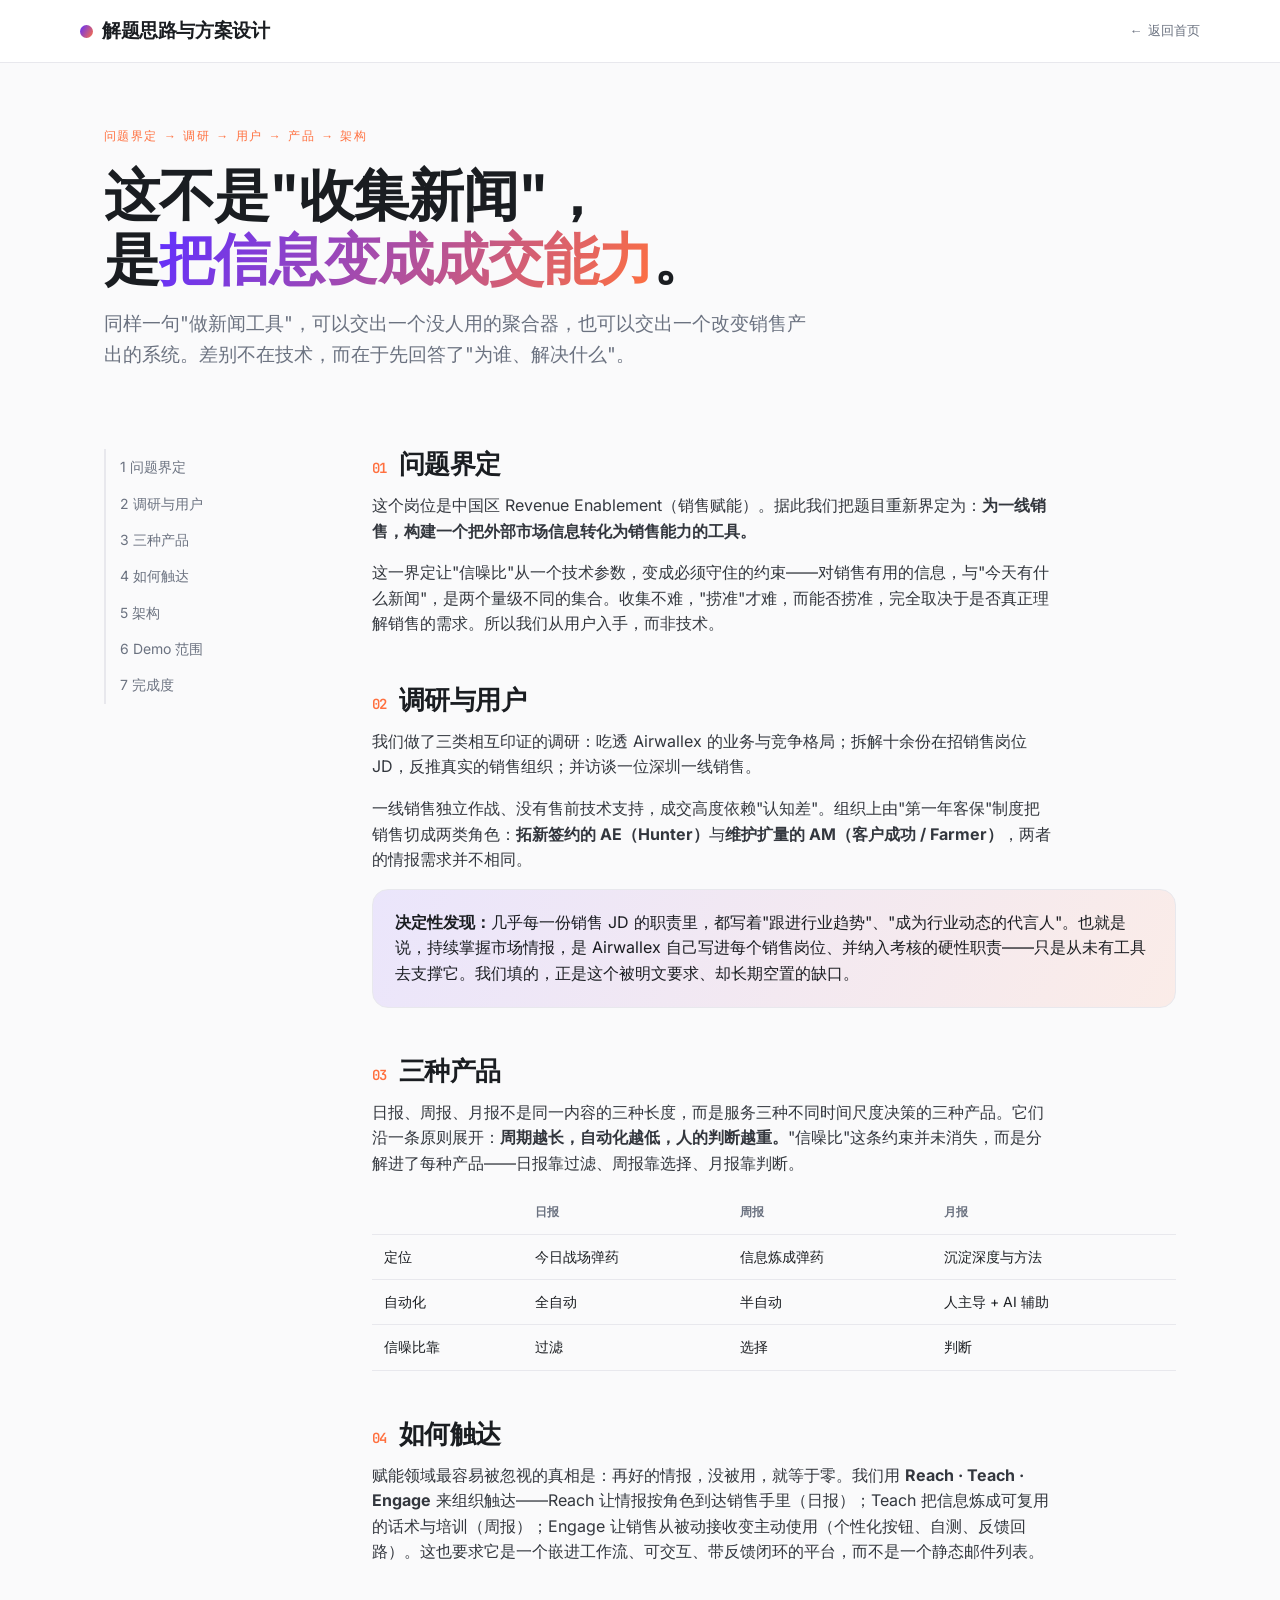
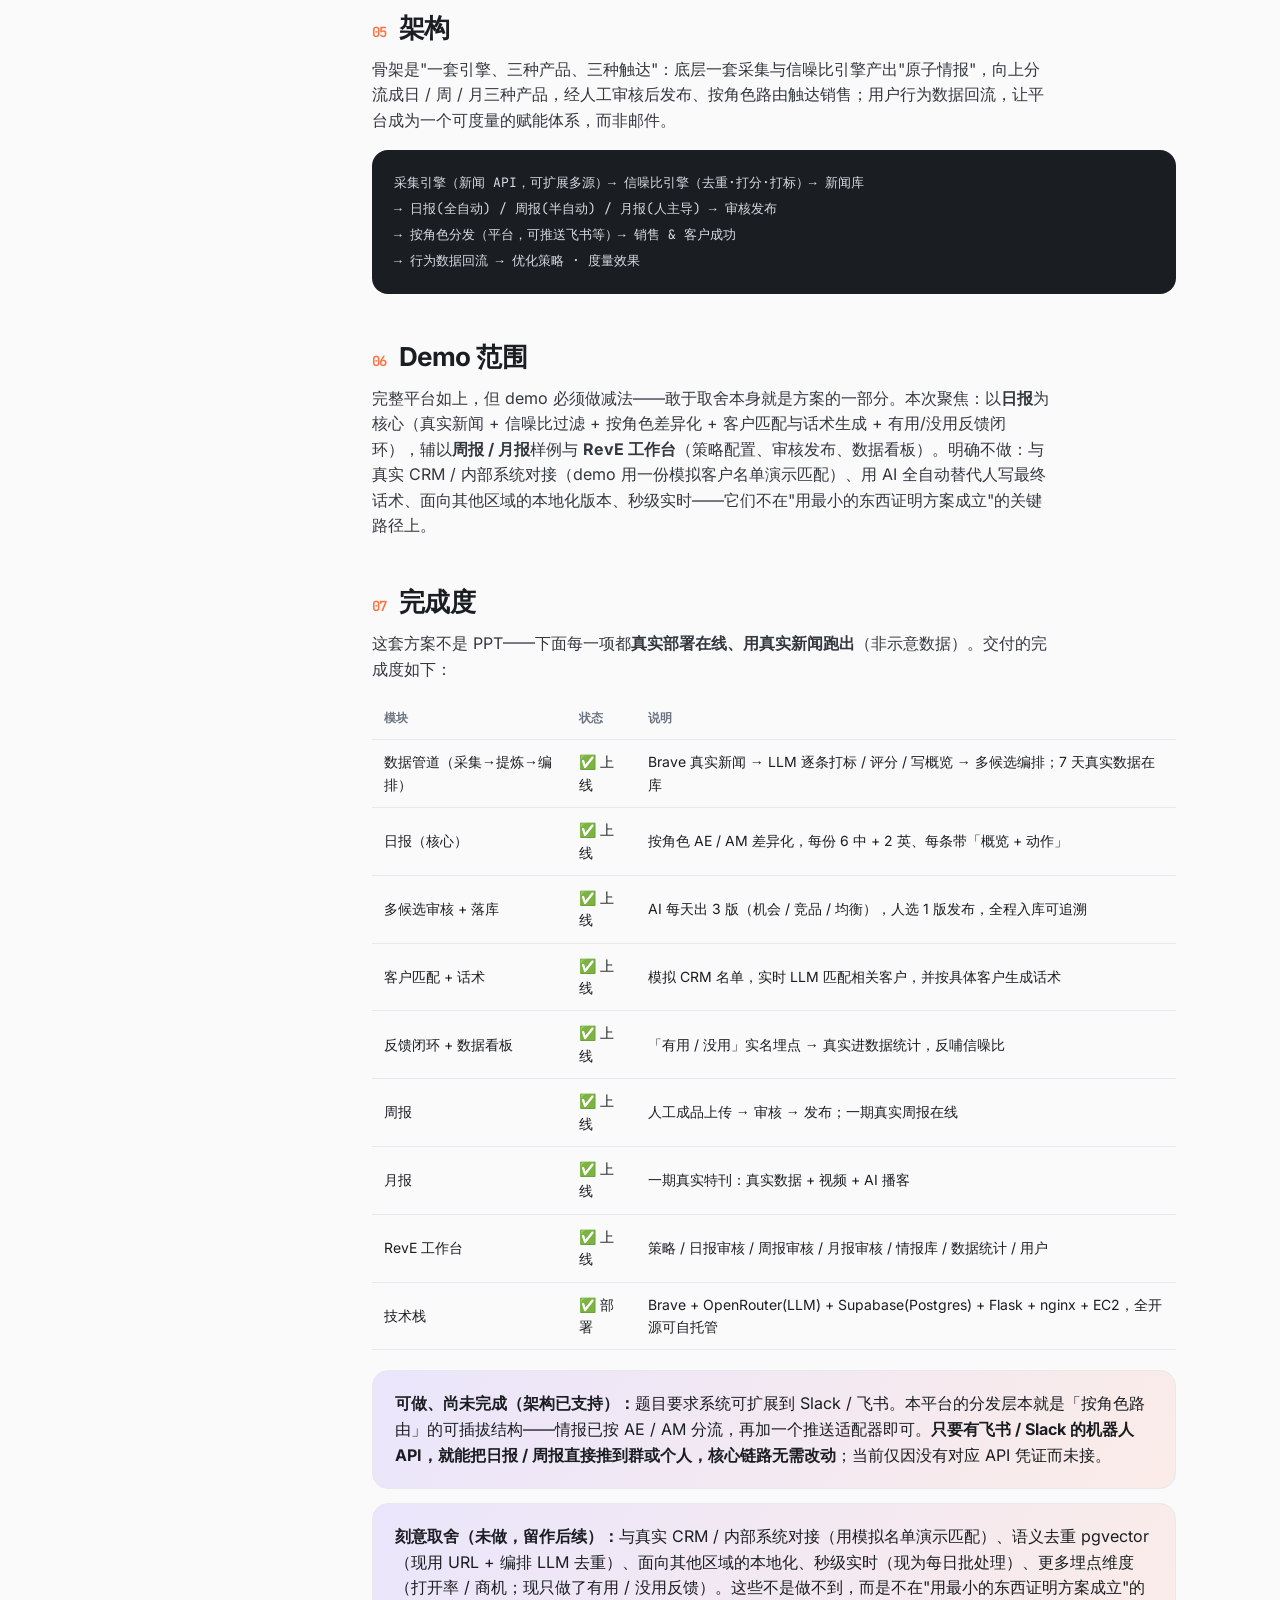
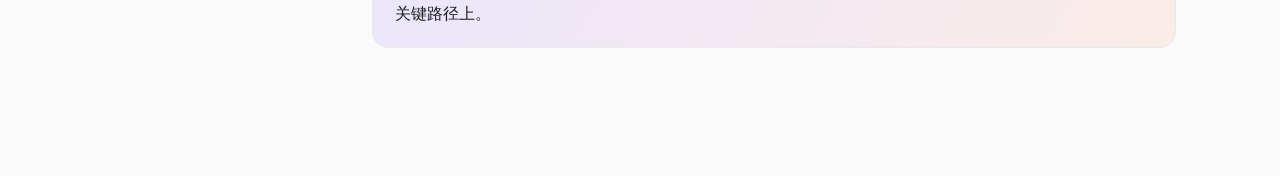
<file: web/solution.html>
<!DOCTYPE html>
<html lang="zh-CN">
<head>
<meta charset="UTF-8">
<meta name="viewport" content="width=device-width,initial-scale=1">
<title>解题思路 · Airwallex 销售情报</title>
<link rel="stylesheet" href="assets/style.css">
</head>
<body>
<header class="pagehead">
  <div class="wrap row">
    <div class="wordmark"><span class="dot"></span>解题思路与方案设计</div>
    <a class="back" href="index.html">← 返回首页</a>
  </div>
</header>

<div class="wrap">
  <div class="sol-hero">
    <div class="eyebrow" style="color:#FF703F;margin-bottom:16px">问题界定 → 调研 → 用户 → 产品 → 架构</div>
    <h1>这不是"收集新闻"，<br>是<span class="grad-text">把信息变成成交能力</span>。</h1>
    <p class="lead">同样一句"做新闻工具"，可以交出一个没人用的聚合器，也可以交出一个改变销售产出的系统。差别不在技术，而在于先回答了"为谁、解决什么"。</p>
  </div>

  <div class="sol-layout">
    <nav class="sol-toc">
      <a href="#s1">1 问题界定</a>
      <a href="#s2">2 调研与用户</a>
      <a href="#s3">3 三种产品</a>
      <a href="#s4">4 如何触达</a>
      <a href="#s5">5 架构</a>
      <a href="#s6">6 Demo 范围</a>
      <a href="#s7">7 完成度</a>
    </nav>

    <div class="sol-body">
      <section id="s1">
        <h2><span class="s-no">01</span>问题界定</h2>
        <p>这个岗位是中国区 Revenue Enablement（销售赋能）。据此我们把题目重新界定为：<b>为一线销售，构建一个把外部市场信息转化为销售能力的工具。</b></p>
        <p>这一界定让"信噪比"从一个技术参数，变成必须守住的约束——对销售有用的信息，与"今天有什么新闻"，是两个量级不同的集合。收集不难，"捞准"才难，而能否捞准，完全取决于是否真正理解销售的需求。所以我们从用户入手，而非技术。</p>
      </section>

      <section id="s2">
        <h2><span class="s-no">02</span>调研与用户</h2>
        <p>我们做了三类相互印证的调研：吃透 Airwallex 的业务与竞争格局；拆解十余份在招销售岗位 JD，反推真实的销售组织；并访谈一位深圳一线销售。</p>
        <p>一线销售独立作战、没有售前技术支持，成交高度依赖"认知差"。组织上由"第一年客保"制度把销售切成两类角色：<b>拓新签约的 AE（Hunter）</b>与<b>维护扩量的 AM（客户成功 / Farmer）</b>，两者的情报需求并不相同。</p>
        <div class="callout">
          <b>决定性发现：</b>几乎每一份销售 JD 的职责里，都写着"跟进行业趋势"、"成为行业动态的代言人"。也就是说，持续掌握市场情报，是 Airwallex 自己写进每个销售岗位、并纳入考核的硬性职责——只是从未有工具去支撑它。我们填的，正是这个被明文要求、却长期空置的缺口。
        </div>
      </section>

      <section id="s3">
        <h2><span class="s-no">03</span>三种产品</h2>
        <p>日报、周报、月报不是同一内容的三种长度，而是服务三种不同时间尺度决策的三种产品。它们沿一条原则展开：<b>周期越长，自动化越低，人的判断越重。</b>"信噪比"这条约束并未消失，而是分解进了每种产品——日报靠过滤、周报靠选择、月报靠判断。</p>
        <table class="cadence-table">
          <thead><tr><th></th><th>日报</th><th>周报</th><th>月报</th></tr></thead>
          <tbody>
            <tr><td>定位</td><td>今日战场弹药</td><td>信息炼成弹药</td><td>沉淀深度与方法</td></tr>
            <tr><td>自动化</td><td>全自动</td><td>半自动</td><td>人主导 + AI 辅助</td></tr>
            <tr><td>信噪比靠</td><td>过滤</td><td>选择</td><td>判断</td></tr>
          </tbody>
        </table>
      </section>

      <section id="s4">
        <h2><span class="s-no">04</span>如何触达</h2>
        <p>赋能领域最容易被忽视的真相是：再好的情报，没被用，就等于零。我们用 <b>Reach · Teach · Engage</b> 来组织触达——Reach 让情报按角色到达销售手里（日报）；Teach 把信息炼成可复用的话术与培训（周报）；Engage 让销售从被动接收变主动使用（个性化按钮、自测、反馈回路）。这也要求它是一个嵌进工作流、可交互、带反馈闭环的平台，而不是一个静态邮件列表。</p>
      </section>

      <section id="s5">
        <h2><span class="s-no">05</span>架构</h2>
        <p>骨架是"一套引擎、三种产品、三种触达"：底层一套采集与信噪比引擎产出"原子情报"，向上分流成日 / 周 / 月三种产品，经人工审核后发布、按角色路由触达销售；用户行为数据回流，让平台成为一个可度量的赋能体系，而非邮件。</p>
        <div class="callout" style="font-family:var(--mono);font-size:13px;line-height:2;background:#1A1D21;color:#D7DBE2;border:0">
          采集引擎（新闻 API，可扩展多源）→ 信噪比引擎（去重·打分·打标）→ 新闻库<br>
          → 日报(全自动) / 周报(半自动) / 月报(人主导) → 审核发布<br>
          → 按角色分发（平台，可推送飞书等）→ 销售 & 客户成功<br>
          → 行为数据回流 → 优化策略 · 度量效果
        </div>
      </section>

      <section id="s6">
        <h2><span class="s-no">06</span>Demo 范围</h2>
        <p>完整平台如上，但 demo 必须做减法——敢于取舍本身就是方案的一部分。本次聚焦：以<b>日报</b>为核心（真实新闻 + 信噪比过滤 + 按角色差异化 + 客户匹配与话术生成 + 有用/没用反馈闭环），辅以<b>周报 / 月报</b>样例与 <b>RevE 工作台</b>（策略配置、审核发布、数据看板）。明确不做：与真实 CRM / 内部系统对接（demo 用一份模拟客户名单演示匹配）、用 AI 全自动替代人写最终话术、面向其他区域的本地化版本、秒级实时——它们不在"用最小的东西证明方案成立"的关键路径上。</p>
      </section>

      <section id="s7">
        <h2><span class="s-no">07</span>完成度</h2>
        <p>这套方案不是 PPT——下面每一项都<b>真实部署在线、用真实新闻跑出</b>（非示意数据）。交付的完成度如下：</p>
        <table class="cadence-table">
          <thead><tr><th>模块</th><th>状态</th><th>说明</th></tr></thead>
          <tbody>
            <tr><td>数据管道（采集→提炼→编排）</td><td>✅ 上线</td><td>Brave 真实新闻 → LLM 逐条打标 / 评分 / 写概览 → 多候选编排；7 天真实数据在库</td></tr>
            <tr><td>日报（核心）</td><td>✅ 上线</td><td>按角色 AE / AM 差异化，每份 6 中 + 2 英、每条带「概览 + 动作」</td></tr>
            <tr><td>多候选审核 + 落库</td><td>✅ 上线</td><td>AI 每天出 3 版（机会 / 竞品 / 均衡），人选 1 版发布，全程入库可追溯</td></tr>
            <tr><td>客户匹配 + 话术</td><td>✅ 上线</td><td>模拟 CRM 名单，实时 LLM 匹配相关客户，并按具体客户生成话术</td></tr>
            <tr><td>反馈闭环 + 数据看板</td><td>✅ 上线</td><td>「有用 / 没用」实名埋点 → 真实进数据统计，反哺信噪比</td></tr>
            <tr><td>周报</td><td>✅ 上线</td><td>人工成品上传 → 审核 → 发布；一期真实周报在线</td></tr>
            <tr><td>月报</td><td>✅ 上线</td><td>一期真实特刊：真实数据 + 视频 + AI 播客</td></tr>
            <tr><td>RevE 工作台</td><td>✅ 上线</td><td>策略 / 日报审核 / 周报审核 / 月报审核 / 情报库 / 数据统计 / 用户</td></tr>
            <tr><td>技术栈</td><td>✅ 部署</td><td>Brave + OpenRouter(LLM) + Supabase(Postgres) + Flask + nginx + EC2，全开源可自托管</td></tr>
          </tbody>
        </table>
        <div class="callout" style="margin-top:20px">
          <b>可做、尚未完成（架构已支持）：</b>题目要求系统可扩展到 Slack / 飞书。本平台的分发层本就是「按角色路由」的可插拔结构——情报已按 AE / AM 分流，再加一个推送适配器即可。<b>只要有飞书 / Slack 的机器人 API，就能把日报 / 周报直接推到群或个人，核心链路无需改动</b>；当前仅因没有对应 API 凭证而未接。
        </div>
        <div class="callout" style="margin-top:14px">
          <b>刻意取舍（未做，留作后续）：</b>与真实 CRM / 内部系统对接（用模拟名单演示匹配）、语义去重 pgvector（现用 URL + 编排 LLM 去重）、面向其他区域的本地化、秒级实时（现为每日批处理）、更多埋点维度（打开率 / 商机；现只做了有用 / 没用反馈）。这些不是做不到，而是不在"用最小的东西证明方案成立"的关键路径上。
        </div>
      </section>
    </div>
  </div>
</div>
</body>
</html>
</file>
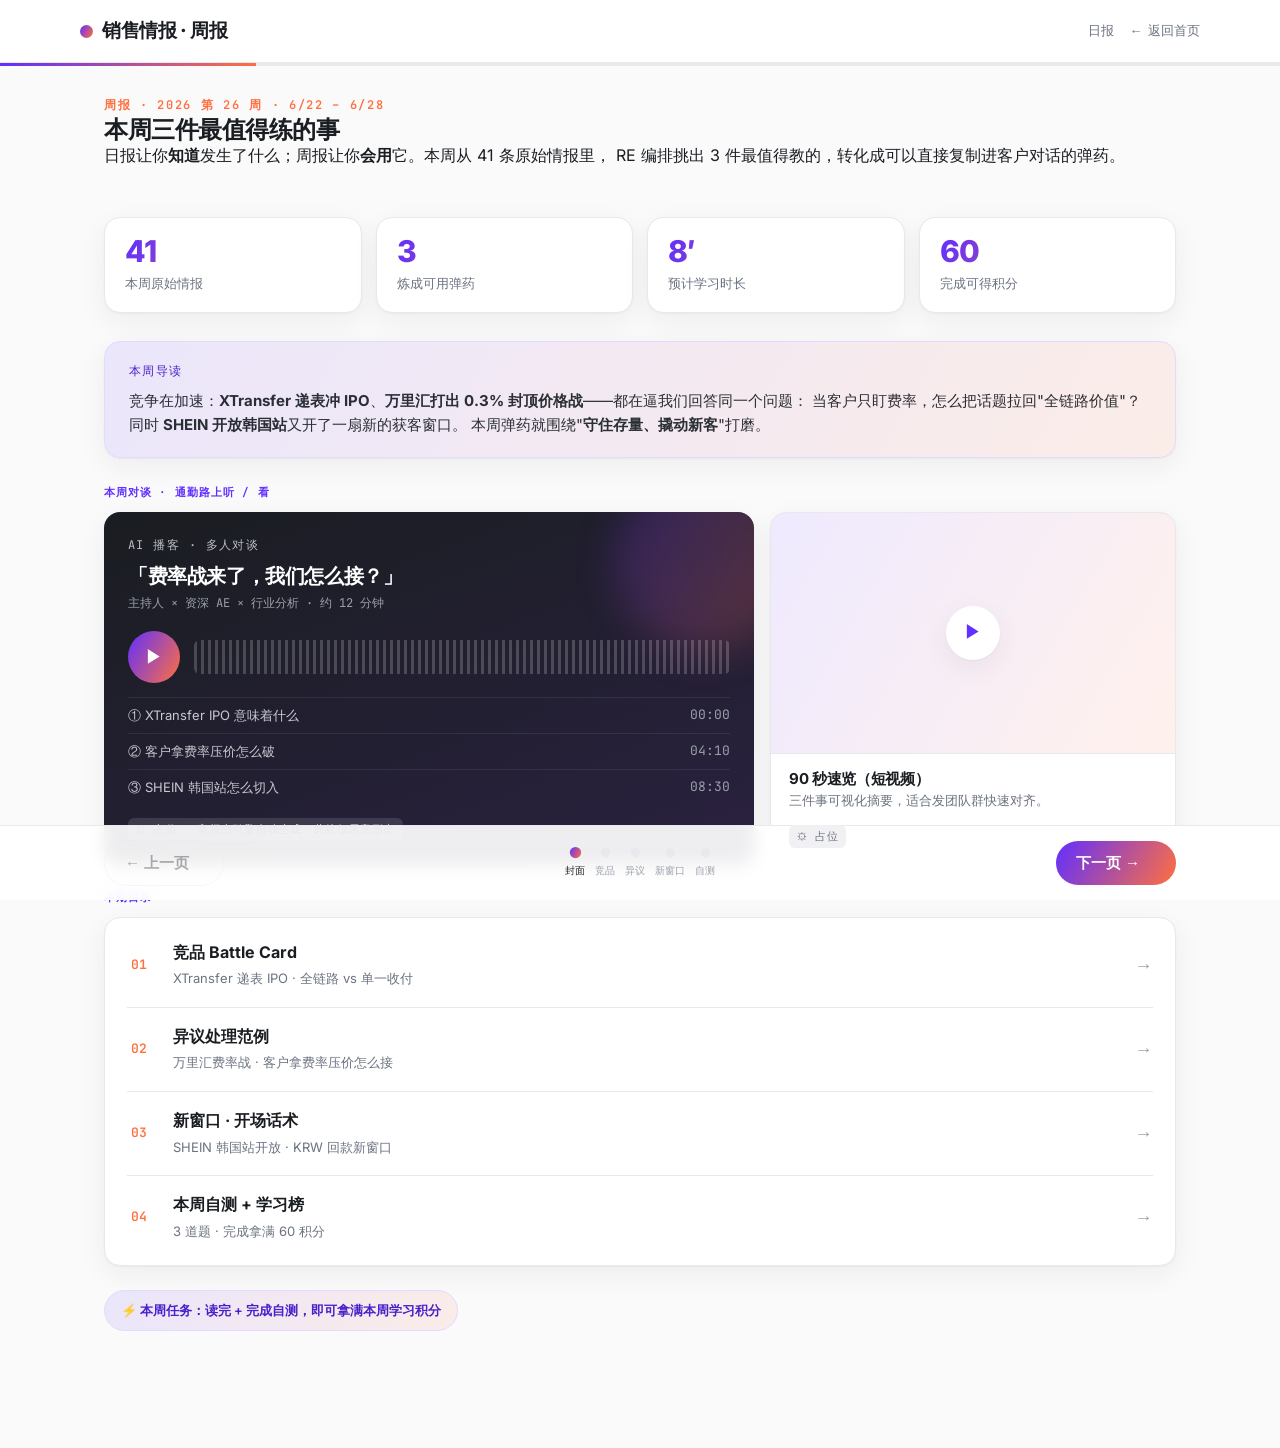
<file: web/weekly.html>
<!DOCTYPE html>
<html lang="zh-CN">
<head>
<meta charset="UTF-8">
<meta name="viewport" content="width=device-width,initial-scale=1">
<title>周报 · 2026 第26周 · Airwallex 销售情报</title>
<link rel="stylesheet" href="assets/style.css">
<style>
/* ===== 周报 · 杂志翻页（复用全局设计 token） ===== */
body.app-bg{display:flex;flex-direction:column;min-height:100vh}

/* 进度条 */
.wk-progress{height:3px;background:var(--line)}
.wk-progress .bar{height:100%;background:var(--grad);width:20%;transition:width .35s ease}

/* 书本容器 */
.book{flex:1;max-width:var(--maxw);width:100%;margin:0 auto;padding:0 24px}
.page{display:none;animation:pgIn .4s ease}
.page.on{display:block}
@keyframes pgIn{from{opacity:0;transform:translateY(14px)}to{opacity:1;transform:none}}

/* 每页页眉 */
.page-head{display:flex;align-items:center;gap:14px;padding:26px 0 6px}
.page-head .pgno{font-family:var(--mono);font-size:13px;font-weight:600;color:#fff;background:var(--grad);
  width:34px;height:34px;border-radius:9px;display:flex;align-items:center;justify-content:center}
.page-head .pgtheme{font-family:var(--mono);font-size:12px;letter-spacing:.12em;text-transform:uppercase;color:var(--muted)}
.page-head .pgtheme b{display:block;font-family:var(--font);font-size:19px;letter-spacing:-.02em;color:var(--ink);text-transform:none;margin-top:2px}
.page-rule{height:1px;background:var(--line);margin:14px 0 22px}

/* ---------- P1 封面 ---------- */
.cover-eyebrow{font-family:var(--mono);font-size:12px;letter-spacing:.14em;text-transform:uppercase;color:var(--orange);font-weight:600}
.cover h1{font-size:clamp(34px,5.2vw,56px);font-weight:800;margin:14px 0 0;letter-spacing:-.02em}
.cover .lead{font-size:18px;color:#33373E;max-width:60ch;margin-top:18px}
.cover-stats{display:grid;grid-template-columns:repeat(4,1fr);gap:14px;margin:28px 0}
.cstat{padding:18px 20px}
.cstat .n{font-size:30px;font-weight:800;letter-spacing:-.03em;line-height:1}
.cstat .n.grad{background:var(--grad);-webkit-background-clip:text;background-clip:text;color:transparent}
.cstat .l{font-size:12.5px;color:var(--muted);margin-top:8px}
.wk-force{display:inline-flex;align-items:center;gap:8px;background:var(--grad-soft);border:1px solid #E2DAFF;
  border-radius:999px;padding:9px 16px;font-size:13px;color:#4A1FCC;font-weight:600}

/* 目录 */
.toc{padding:8px 0}
.toc-item{display:flex;align-items:center;gap:16px;padding:16px 4px;border-bottom:1px solid var(--line);cursor:pointer;transition:.15s}
.toc-item:hover{padding-left:12px;background:var(--paper)}
.toc-item:last-child{border-bottom:0}
.toc-item .tn{font-family:var(--mono);font-size:13px;color:var(--orange);font-weight:600;width:26px}
.toc-item .tt{flex:1}
.toc-item .tt b{font-size:16px;display:block}
.toc-item .tt span{font-size:13px;color:var(--muted)}
.toc-item .go{font-family:var(--mono);font-size:18px;color:var(--muted-2)}

/* 导读 callout */
.lead-box{padding:20px 24px;background:var(--grad-soft);border-color:#E2DAFF;margin:6px 0 26px}

/* 播客 / 视频 */
.media-row{display:grid;grid-template-columns:1.6fr 1fr;gap:16px;margin-bottom:8px}
.podcast{padding:24px;background:linear-gradient(160deg,#1A1D21 0%,#2A2140 100%);color:#fff;border:0;position:relative;overflow:hidden}
.podcast::after{content:"";position:absolute;right:-40px;top:-40px;width:180px;height:180px;border-radius:50%;background:var(--grad);opacity:.25;filter:blur(20px)}
.podcast .eyebrow{color:#B9BDC6}
.podcast h3{font-size:20px;margin:10px 0 6px;color:#fff}
.podcast .dur{font-family:var(--mono);font-size:12px;color:#9AA0AA}
.player{display:flex;align-items:center;gap:14px;margin:18px 0 8px;position:relative;z-index:1}
.play-btn{width:52px;height:52px;border-radius:50%;background:var(--grad);border:0;color:#fff;font-size:18px;cursor:pointer;
  display:flex;align-items:center;justify-content:center;flex-shrink:0}
.wave{flex:1;height:34px;background:repeating-linear-gradient(90deg,rgba(255,255,255,.32) 0 3px,transparent 3px 7px);border-radius:6px;opacity:.6}
.chapters{list-style:none;padding:0;margin:14px 0 0;position:relative;z-index:1}
.chapters li{display:flex;justify-content:space-between;font-size:13px;color:#C7CAD1;padding:7px 0;border-top:1px solid rgba(255,255,255,.08)}
.chapters li span:last-child{font-family:var(--mono);color:#9AA0AA}
.placeholder-tag{display:inline-block;font-family:var(--mono);font-size:10.5px;letter-spacing:.06em;
  background:rgba(255,255,255,.12);color:#E8E8ED;padding:3px 8px;border-radius:6px;margin-top:14px;position:relative;z-index:1}
.video-ph{padding:0;overflow:hidden;display:flex;flex-direction:column}
.video-frame{flex:1;min-height:150px;background:var(--grad-soft);display:flex;align-items:center;justify-content:center;border-bottom:1px solid var(--line)}
.video-frame .vbtn{width:54px;height:54px;border-radius:50%;background:#fff;box-shadow:var(--shadow);display:flex;align-items:center;justify-content:center;color:var(--violet);font-size:18px}
.video-ph .vcap{padding:16px 18px}
.video-ph h4{font-size:15px;margin-bottom:4px}
.video-ph p{font-size:12.5px;color:var(--muted);margin:0}

/* ---------- 选题正文通用 ---------- */
.topic-title{font-size:clamp(24px,3.4vw,32px);font-weight:800;letter-spacing:-.02em;margin:4px 0 10px}
.topic-why{font-size:15px;color:#33373E;max-width:68ch;margin-bottom:8px}
.chiprow{display:flex;gap:8px;flex-wrap:wrap;margin-bottom:14px}
.block-label{font-family:var(--mono);font-size:11px;letter-spacing:.08em;color:var(--violet);text-transform:uppercase;margin:24px 0 10px;font-weight:600}
.block-label.red{color:#C7491C}

/* 何时使用 / 提示框 */
.cue{display:flex;gap:12px;align-items:flex-start;padding:14px 18px;border:1px solid var(--line);border-radius:var(--radius-sm);background:var(--paper);font-size:14px}
.cue .ic{font-size:18px;line-height:1.3}

/* battle card 表 */
.bcard{width:100%;border-collapse:collapse;font-size:14px;margin-top:4px;background:#fff;border:1px solid var(--line);border-radius:var(--radius);overflow:hidden}
.bcard th,.bcard td{text-align:left;padding:13px 16px;border-bottom:1px solid var(--line);vertical-align:top}
.bcard thead th{font-family:var(--mono);font-size:11px;color:var(--muted);font-weight:600;background:var(--paper)}
.bcard thead th.uscol{color:#137A50}
.bcard .us{color:#137A50;font-weight:600}
.bcard .dim{font-weight:600;color:var(--ink);width:24%}
.bcard tbody tr:last-child td{border-bottom:0}

/* 话术框 */
.script{white-space:pre-wrap;background:var(--paper);border:1px solid var(--line);border-radius:var(--radius-sm);
  padding:16px 18px;font-size:14px;line-height:1.75;color:#2A2E35}
.copy-row{display:flex;justify-content:flex-end;margin-top:12px}

/* Q&A 追问 */
.qna{border:1px solid var(--line);border-radius:var(--radius-sm);overflow:hidden}
.qna .qa{padding:14px 18px;border-bottom:1px solid var(--line)}
.qna .qa:last-child{border-bottom:0}
.qna .qq{font-weight:600;font-size:14.5px;margin-bottom:6px}
.qna .qq::before{content:"客户问 · ";font-family:var(--mono);font-size:11px;color:var(--orange);font-weight:600}
.qna .aa{font-size:14px;color:#33373E}
.qna .aa::before{content:"你答 · ";font-family:var(--mono);font-size:11px;color:var(--violet);font-weight:600}

/* 异议：场景 + 接法列表 */
.objection{background:var(--grad-soft);border-radius:var(--radius-sm);padding:14px 18px;font-size:15px;border:1px solid #E2DAFF}
.objection b{color:#C7491C}
.reply-list{list-style:none;padding:0;margin:0}
.reply-list li{padding:14px 0;border-bottom:1px solid var(--line)}
.reply-list li:last-child{border-bottom:0}
.reply-list .say{font-weight:600;font-size:14.5px;margin-bottom:5px}
.reply-list .say::before{content:"“";color:var(--muted-2)}
.reply-list .say::after{content:"”";color:var(--muted-2)}
.reply-list .rep{font-size:14px;color:#33373E}
.reply-list .rep::before{content:"→ ";color:var(--violet);font-weight:700}
.dontbox{border:1px dashed #E0B4A6;background:rgba(224,86,59,.05);border-radius:var(--radius-sm);padding:14px 18px;font-size:14px;color:#33373E}
.dontbox b{color:#C7491C}

/* 行动清单 */
.checklist{list-style:none;padding:0;margin:0}
.checklist li{display:flex;align-items:flex-start;gap:12px;padding:12px 0;border-bottom:1px solid var(--line);font-size:14.5px}
.checklist li:last-child{border-bottom:0}
.checklist .ck{width:20px;height:20px;border-radius:6px;border:1.5px solid var(--violet);flex-shrink:0;margin-top:2px;
  display:flex;align-items:center;justify-content:center;color:var(--violet);font-size:12px}
.timehint{display:inline-flex;align-items:center;gap:8px;font-size:13px;color:#C7491C;background:rgba(255,112,63,.10);
  border-radius:999px;padding:8px 14px;font-weight:600;margin-top:6px}

/* ---------- P5 自测 ---------- */
.quiz .q{margin-bottom:24px}
.quiz .qtext{font-weight:600;font-size:15.5px;margin-bottom:12px}
.quiz .qtext .qn{font-family:var(--mono);color:var(--orange);margin-right:8px}
.opt{display:block;border:1px solid var(--line);border-radius:var(--radius-sm);padding:12px 16px;margin-bottom:9px;cursor:pointer;font-size:14.5px;transition:.15s;background:#fff}
.opt:hover{border-color:var(--violet)}
.opt.sel{border-color:var(--violet);background:var(--grad-soft)}
.opt.correct{border-color:var(--ok);background:rgba(31,169,113,.10)}
.opt.wrong{border-color:#E0563B;background:rgba(224,86,59,.08)}
.opt.locked{cursor:default}
.quiz-foot{display:flex;align-items:center;justify-content:space-between;gap:14px;flex-wrap:wrap;margin-top:8px}
.score{font-family:var(--mono);font-size:13px;color:var(--muted)}
.score b{color:var(--ink);font-size:16px}

/* 排行榜 */
.lb{width:100%;border-collapse:collapse;font-size:14px}
.lb th,.lb td{text-align:left;padding:12px 14px;border-bottom:1px solid var(--line)}
.lb th{font-family:var(--mono);font-size:11px;color:var(--muted);font-weight:600}
.lb .rk{font-family:var(--mono);font-weight:700;color:var(--muted)}
.lb tr.me{background:var(--grad-soft)}
.lb tr.me td{font-weight:600}
.lb .pts{font-family:var(--mono);text-align:right;color:var(--ink)}
.badges{display:flex;gap:8px;flex-wrap:wrap;margin-top:14px}
.badges .b{font-size:12.5px;background:#F1F1F4;border-radius:999px;padding:7px 13px;color:#33373E}
.badges .b.lock{opacity:.5}

/* ---------- 翻页底栏 ---------- */
.flip{position:sticky;bottom:0;background:rgba(255,255,255,.92);backdrop-filter:blur(8px);border-top:1px solid var(--line);
  margin-top:34px}
.flip-in{max-width:var(--maxw);margin:0 auto;padding:14px 24px;display:flex;align-items:center;justify-content:space-between;gap:16px}
.flip .nav{min-width:120px}
.flip .nav:disabled{opacity:.35;cursor:default;transform:none}
.dots{display:flex;gap:10px;align-items:center}
.dot{display:flex;flex-direction:column;align-items:center;gap:6px;cursor:pointer}
.dot .d{width:9px;height:9px;border-radius:50%;background:var(--line);transition:.2s}
.dot .lbl{font-family:var(--mono);font-size:10px;color:var(--muted-2);white-space:nowrap}
.dot.on .d{background:var(--grad);transform:scale(1.25)}
.dot.on .lbl{color:var(--ink)}

/* toast */
.toast{position:fixed;left:50%;bottom:88px;transform:translateX(-50%) translateY(20px);background:var(--shark);color:#fff;
  padding:12px 20px;border-radius:999px;font-size:14px;opacity:0;pointer-events:none;transition:.25s;z-index:80;box-shadow:var(--shadow)}
.toast.show{opacity:1;transform:translateX(-50%) translateY(0)}

@media (max-width:860px){
  .media-row{grid-template-columns:1fr}
  .cover-stats{grid-template-columns:1fr 1fr}
  .dot .lbl{display:none}
}
</style>
</head>
<body class="app-bg">

<header class="pagehead">
  <div class="wrap row">
    <div class="wordmark"><span class="dot"></span>销售情报 · 周报</div>
    <div style="display:flex;gap:18px;align-items:center">
      <a class="back" href="app.html">日报</a>
      <a class="back" href="index.html">← 返回首页</a>
    </div>
  </div>
</header>

<div class="wk-progress"><div class="bar" id="bar"></div></div>

<div class="book">

  <!-- ============ P1 · 封面 ============ -->
  <section class="page on" id="p1">
    <div style="padding:30px 0 4px">
      <div class="cover-eyebrow">周报 · 2026 第 26 周 · 6/22 – 6/28</div>
      <h1 class="cover">本周三件最值得练的事</h1>
      <p class="lead">日报让你<b>知道</b>发生了什么；周报让你<b>会用</b>它。本周从 41 条原始情报里，
        RE 编排挑出 3 件最值得教的，转化成可以直接复制进客户对话的弹药。</p>
    </div>

    <div class="cover-stats">
      <div class="card cstat"><div class="n grad">41</div><div class="l">本周原始情报</div></div>
      <div class="card cstat"><div class="n grad">3</div><div class="l">炼成可用弹药</div></div>
      <div class="card cstat"><div class="n grad">8′</div><div class="l">预计学习时长</div></div>
      <div class="card cstat"><div class="n grad">60</div><div class="l">完成可得积分</div></div>
    </div>

    <div class="card lead-box">
      <div class="eyebrow" style="color:#4A1FCC">本周导读</div>
      <p style="margin:8px 0 0;font-size:15px;color:#2A2E35">
        竞争在加速：<b>XTransfer 递表冲 IPO</b>、<b>万里汇打出 0.3% 封顶价格战</b>——都在逼我们回答同一个问题：
        当客户只盯费率，怎么把话题拉回"全链路价值"？同时 <b>SHEIN 开放韩国站</b>又开了一扇新的获客窗口。
        本周弹药就围绕"<b>守住存量、撬动新客</b>"打磨。</p>
    </div>

    <div class="block-label">本周对谈 · 通勤路上听 / 看</div>
    <div class="media-row">
      <div class="card podcast">
        <div class="eyebrow">AI 播客 · 多人对谈</div>
        <h3>「费率战来了，我们怎么接？」</h3>
        <div class="dur">主持人 × 资深 AE × 行业分析 · 约 12 分钟</div>
        <div class="player">
          <button class="play-btn" onclick="toast('占位演示：生产环境为 NotebookLM 式多人对谈音频')">▶</button>
          <div class="wave"></div>
        </div>
        <ul class="chapters">
          <li><span>① XTransfer IPO 意味着什么</span><span>00:00</span></li>
          <li><span>② 客户拿费率压价怎么破</span><span>04:10</span></li>
          <li><span>③ SHEIN 韩国站怎么切入</span><span>08:30</span></li>
        </ul>
        <span class="placeholder-tag">⚙ 占位 · 音频由引擎自动生成，此处仅示意形态</span>
      </div>
      <div class="card video-ph">
        <div class="video-frame"><div class="vbtn">▶</div></div>
        <div class="vcap">
          <h4>90 秒速览（短视频）</h4>
          <p>三件事可视化摘要，适合发团队群快速对齐。<br><span class="placeholder-tag" style="background:#F1F1F4;color:var(--muted)">⚙ 占位</span></p>
        </div>
      </div>
    </div>

    <div class="block-label">本期目录</div>
    <div class="card toc" style="padding:6px 22px">
      <div class="toc-item" onclick="go(2)"><span class="tn">01</span><span class="tt"><b>竞品 Battle Card</b><span>XTransfer 递表 IPO · 全链路 vs 单一收付</span></span><span class="go">→</span></div>
      <div class="toc-item" onclick="go(3)"><span class="tn">02</span><span class="tt"><b>异议处理范例</b><span>万里汇费率战 · 客户拿费率压价怎么接</span></span><span class="go">→</span></div>
      <div class="toc-item" onclick="go(4)"><span class="tn">03</span><span class="tt"><b>新窗口 · 开场话术</b><span>SHEIN 韩国站开放 · KRW 回款新窗口</span></span><span class="go">→</span></div>
      <div class="toc-item" onclick="go(5)"><span class="tn">04</span><span class="tt"><b>本周自测 + 学习榜</b><span>3 道题 · 完成拿满 60 积分</span></span><span class="go">→</span></div>
    </div>

    <div style="margin:24px 0 8px"><span class="wk-force">⚡ 本周任务：读完 + 完成自测，即可拿满本周学习积分</span></div>
  </section>

  <!-- ============ P2 · 竞品对决 ============ -->
  <section class="page" id="p2">
    <div class="page-head"><span class="pgno">01</span><span class="pgtheme">Battle Card<b>竞品对决</b></span></div>
    <div class="page-rule"></div>

    <div class="chiprow">
      <span class="chip cat-竞品">竞品</span>
      <span class="chip">触发：XTransfer 递表港交所</span>
      <span class="chip">适用：B2B 外贸客户</span>
    </div>
    <h2 class="topic-title">当客户在比 XTransfer：用"全链路"对"单一收付"</h2>
    <p class="topic-why">XTransfer 递表冲刺 IPO（估值约 30 亿美元），会更激进地抢 B2B 外贸客户。它强在 B2B 收付 + 风控，但产品相对单一——这正是我们做差异化的缺口。</p>

    <div class="cue"><span class="ic">🎯</span><div><b>什么时候掏出这张卡：</b>客户提到"在用 XTransfer / 在比 XTransfer"，或客户业务正从单纯收款向多市场、付款、投流扩张时。</div></div>

    <div class="block-label">对比卡</div>
    <table class="bcard">
      <thead><tr><th class="dim">维度</th><th class="uscol">Airwallex</th><th>XTransfer</th></tr></thead>
      <tbody>
        <tr><td class="dim">核心能力</td><td class="us">收·管·付全链路 + 发卡 + 收单</td><td>B2B 收付 + 风控为主</td></tr>
        <tr><td class="dim">资金可用范围</td><td class="us">多币种账户、全球付款、企业卡投流一体</td><td>偏收款回款，链路较短</td></tr>
        <tr><td class="dim">适配场景</td><td class="us">电商 / SaaS / 平台 / 外贸通吃</td><td>B2B 外贸为主</td></tr>
        <tr><td class="dim">客户成长性</td><td class="us">随业务扩张持续加购（卡 / 收单 / 付款）</td><td>功能到顶后扩展空间有限</td></tr>
        <tr><td class="dim">一句话</td><td class="us">一条完整的资金链路</td><td>一个好用的收款工具</td></tr>
      </tbody>
    </table>

    <div class="block-label">一句话定调（背给客户听）</div>
    <div class="script" id="s1">XTransfer 在 B2B 收付这一段做得不错，如果您只需要"把钱收回来"，它够用。但您的业务在往多市场、多币种、要投广告、要发卡的方向走——这时候需要的是一条完整的资金链路，而不是一个收款工具。Airwallex 是把"收、管、付 + 企业卡 + 收单"放在一个账户里，您扩到哪，它跟到哪。</div>
    <div class="copy-row"><button class="btn btn-grad btn-sm" onclick="copy('s1')">复制定调话术</button></div>

    <div class="block-label">客户可能追问</div>
    <div class="card qna">
      <div class="qa"><div class="qq">XTransfer 要上市了，是不是更稳更靠谱？</div><div class="aa">上市说明 B2B 收付这块被验证了，是好事。但上市公司有营收增长压力，往往更激进地涨价、抢量；而您要的是长期能跟着业务一起扩的伙伴，不是被 KPI 推着走的供应商。</div></div>
      <div class="qa"><div class="qq">我们就是纯外贸收款，要那么多功能干嘛？</div><div class="aa">现在用不到不代表明年用不到——一旦要给海外供应商付款、要用卡投广告、要做多币种，再换系统的迁移成本很高。先用一个能长大的账户，比之后推倒重来省事。</div></div>
    </div>
  </section>

  <!-- ============ P3 · 异议处理 ============ -->
  <section class="page" id="p3">
    <div class="page-head"><span class="pgno">02</span><span class="pgtheme">Objection Handling<b>异议处理</b></span></div>
    <div class="page-rule"></div>

    <div class="chiprow">
      <span class="chip cat-竞品">竞品</span>
      <span class="chip">触发：万里汇 0.3% 封顶价格战</span>
      <span class="chip">技能：换框 · 算总账</span>
    </div>
    <h2 class="topic-title">客户拿"万里汇更便宜"压价时，怎么接</h2>
    <p class="topic-why">万里汇（蚂蚁系）披露商家展业同比 +56%，主打"提现 0.3% 封顶、最快 1 分钟到账"。纯比费率我们不占优——这道题的正确解法是<b>把战场从"价格"换到"价值"</b>。</p>

    <div class="block-label red">客户会这么说</div>
    <div class="objection">💬 <b>"万里汇提现 0.3% 封顶，比你们便宜，我为什么选 Airwallex？"</b></div>

    <div class="block-label red">禁区</div>
    <div class="dontbox">❌ <b>不要立刻对标报一个更低的费率。</b>一旦进入费率对比，你就把自己降级成"另一个收款通道"，利润被压没，还丢了价值叙事的主动权。</div>

    <div class="block-label">标准话术（三步：认同 → 换框 → 算总账）</div>
    <div class="script" id="s2">① 认同：万里汇在"收款提现"这一项上费率确实有竞争力，这点我不绕。

② 换框：不过先问您一句——您每个月除了"把钱收回来"，是不是还要换汇、给海外供应商付款、用卡投广告？这些万里汇要么做不了、要么得再接别的工具。每多接一个工具，就是多一份对账、多一道资金时滞、多一处合规风险。

③ 算总账：Airwallex 把收、换、付、卡放在一个账户里。您省下的不只是某一笔的费率，而是整条资金链路的隐性成本——汇损、时间、对账人力。我帮您按真实月流水算一笔总账，咱们比的是"一年下来到手多少"，不是单笔费率。</div>
    <div class="copy-row"><button class="btn btn-grad btn-sm" onclick="copy('s2')">复制异议话术</button></div>

    <div class="block-label">其他常见压价说法 · 一句话接法</div>
    <ul class="reply-list card" style="padding:6px 20px">
      <li><div class="say">PingPong 给我返点，你们能返吗？</div><div class="rep">返点是一次性的，链路能力是长期的——我帮您把全年综合成本和返点放一起比，您看哪个更划算。</div></li>
      <li><div class="say">连连费率更低，你们贵。</div><div class="rep">单看收款是会贵一点点，但您还要付款、换汇、发卡——把这些加进来，多工具的隐性成本通常比那点费率差高得多。</div></li>
      <li><div class="say">我现在用着挺好，没必要换。</div><div class="rep">完全理解，不用现在换。先做个并行小账户跑一笔真实交易，您自己对比到手金额和体验，再决定也不迟。</div></li>
    </ul>
  </section>

  <!-- ============ P4 · 新窗口获客 ============ -->
  <section class="page" id="p4">
    <div class="page-head"><span class="pgno">03</span><span class="pgtheme">New Window<b>新窗口获客</b></span></div>
    <div class="page-rule"></div>

    <div class="chiprow">
      <span class="chip cat-行业">行业</span>
      <span class="chip">触发：SHEIN 开放韩国站第三方入驻</span>
      <span class="chip">⏳ 有时效</span>
    </div>
    <h2 class="topic-title">SHEIN 韩国站开放 = 一批要 KRW 回款的新卖家</h2>
    <p class="topic-why">SHEIN 正式开放韩国站第三方卖家入驻，会带来一批涌入韩国市场的中国卖家——他们立刻面临韩元（KRW）收款与本地结算的问题。这是一个有保鲜期的获客窗口，本周就该出手。</p>

    <span class="timehint">⏳ 时效弹药：开站初期最容易切入，建议本周内完成首轮触达</span>

    <div class="block-label">该打给谁 · 目标信号清单</div>
    <ul class="checklist card" style="padding:6px 22px">
      <li><span class="ck">✓</span><div>已在做、或明确表态要上 <b>SHEIN 韩国站</b>的电商卖家</div></li>
      <li><span class="ck">✓</span><div>已有韩国市场业务、但回款走第三方绕路的存量客户</div></li>
      <li><span class="ck">✓</span><div>主营服饰 / 快时尚、客单价低、对汇损敏感的卖家</div></li>
      <li><span class="ck">✓</span><div>近期在 BOSS / 行业群提过"韩国""KRW""韩元结算"的线索</div></li>
    </ul>

    <div class="block-label">电话 / 微信开场</div>
    <div class="script" id="s3">看到 SHEIN 刚开放韩国站第三方入驻，您这边如果有计划上、或已经在做韩国市场，有件事可能正好用得上——韩元（KRW）的本地收款和结算。很多卖家上了韩国站才发现回款绕一圈、汇损不小。Airwallex 有韩国本地收款账户，KRW 直接落地、再按需换汇，能省掉中间这道损耗。要不要我给您 15 分钟，把韩国站的回款路径帮您捋一遍？</div>
    <div class="copy-row"><button class="btn btn-ghost btn-sm" onclick="copy('s3')">复制开场话术</button></div>

    <div class="block-label">触达邮件模板</div>
    <div class="script" id="s4">主题：SHEIN 韩国站开放后，您的 KRW 回款准备好了吗

王总，您好：

注意到 SHEIN 本周正式开放了韩国站第三方卖家入驻。如果贵司在布局韩国市场，回款环节通常是第一个卡点——韩元结算、本地清算、汇损控制。

Airwallex 提供韩国本地收款账户，支持 KRW 直接收款与按需换汇，帮您把"在韩国赚的钱"以更低损耗拿回来。

方便的话，下周约 15 分钟，我把适合贵司的韩国站回款方案和报价给您过一遍。

顺祝商祺</div>
    <div class="copy-row"><button class="btn btn-grad btn-sm" onclick="copy('s4')">复制邮件模板</button></div>
  </section>

  <!-- ============ P5 · 自测 + 学习榜 ============ -->
  <section class="page" id="p5">
    <div class="page-head"><span class="pgno">04</span><span class="pgtheme">Quiz & Leaderboard<b>本周自测 + 学习榜</b></span></div>
    <div class="page-rule"></div>

    <div class="card quiz" id="quiz" style="padding:28px">
      <p class="muted" style="margin-top:0;font-size:13.5px">3 道题，对应前面三件事。读过就能答对——这一步是为了让你真的把弹药记住。</p>

      <div class="q" data-correct="b">
        <div class="qtext"><span class="qn">Q1</span>面对在比 XTransfer 的 B2B 客户，我们的主打差异点是？</div>
        <div class="opt" data-k="a">报一个比 XTransfer 更低的费率</div>
        <div class="opt" data-k="b">用"收管付全链路 + 卡 + 收单"对它的"单一收付"</div>
        <div class="opt" data-k="c">强调我们比它更早成立</div>
      </div>
      <div class="q" data-correct="c">
        <div class="qtext"><span class="qn">Q2</span>客户拿万里汇 0.3% 费率压价，最不该做的是？</div>
        <div class="opt" data-k="a">先认同它在收款提现上的费率优势</div>
        <div class="opt" data-k="b">把话题换框到换汇、付款、企业卡的综合需求</div>
        <div class="opt" data-k="c">立刻对标报一个更低的费率</div>
      </div>
      <div class="q" data-correct="a">
        <div class="qtext"><span class="qn">Q3</span>SHEIN 韩国站开放，最对的切入角度是？</div>
        <div class="opt" data-k="a">韩元（KRW）本地收款与结算，降低回款汇损</div>
        <div class="opt" data-k="b">帮客户做韩国站的店铺装修</div>
        <div class="opt" data-k="c">推荐客户改做欧美市场</div>
      </div>

      <div class="quiz-foot">
        <div class="score" id="score">未提交</div>
        <button class="btn btn-grad" id="submitBtn" onclick="grade()">提交答案</button>
      </div>
    </div>

    <div class="block-label">本周学习榜</div>
    <div class="card" style="padding:8px 22px">
      <table class="lb">
        <thead><tr><th style="width:50px">名次</th><th>姓名</th><th>角色</th><th style="text-align:right">本周积分</th></tr></thead>
        <tbody>
          <tr><td class="rk">🥇 1</td><td>王五</td><td>AE · 拓新</td><td class="pts">60</td></tr>
          <tr><td class="rk">🥈 2</td><td>李四</td><td>AM · 客户成功</td><td class="pts">60</td></tr>
          <tr><td class="rk">🥉 3</td><td>赵六</td><td>AM · 客户成功</td><td class="pts">40</td></tr>
          <tr class="me"><td class="rk">4</td><td>张三（你）</td><td>AE · 拓新</td><td class="pts" id="myPts">0</td></tr>
        </tbody>
      </table>
      <div class="badges">
        <span class="b">🏅 连续学习 3 周</span>
        <span class="b">📈 团队排名 #4</span>
        <span class="b lock">🔒 本月之星（月报揭晓）</span>
      </div>
    </div>
  </section>

</div>

<!-- 翻页底栏 -->
<div class="flip">
  <div class="flip-in">
    <button class="btn btn-ghost nav" id="prev" onclick="go(cur-1)">← 上一页</button>
    <div class="dots" id="dots"></div>
    <button class="btn btn-grad nav" id="next" onclick="go(cur+1)">下一页 →</button>
  </div>
</div>

<div class="toast" id="toast"></div>

<script>
/* ---- 翻页 ---- */
const PAGES=[
  {id:'p1',lbl:'封面'},
  {id:'p2',lbl:'竞品'},
  {id:'p3',lbl:'异议'},
  {id:'p4',lbl:'新窗口'},
  {id:'p5',lbl:'自测'}
];
let cur=1;
const dotsEl=document.getElementById('dots');
dotsEl.innerHTML=PAGES.map((p,i)=>`<div class="dot" onclick="go(${i+1})"><span class="d"></span><span class="lbl">${p.lbl}</span></div>`).join('');
function go(n){
  if(n<1||n>PAGES.length)return;
  cur=n;
  PAGES.forEach((p,i)=>document.getElementById(p.id).classList.toggle('on',i+1===n));
  dotsEl.querySelectorAll('.dot').forEach((d,i)=>d.classList.toggle('on',i+1===n));
  document.getElementById('prev').disabled=(n===1);
  document.getElementById('next').disabled=(n===PAGES.length);
  document.getElementById('bar').style.width=(n/PAGES.length*100)+'%';
  document.getElementById('next').textContent = n===PAGES.length ? '已读完 ✓' : '下一页 →';
  window.scrollTo({top:0,behavior:'smooth'});
}
document.addEventListener('keydown',e=>{
  if(e.key==='ArrowRight')go(cur+1);
  if(e.key==='ArrowLeft')go(cur-1);
});
go(1);

/* ---- 复制 ---- */
function copy(id){
  const t=document.getElementById(id).innerText;
  navigator.clipboard?.writeText(t).then(()=>toast('已复制，可直接粘进对话')).catch(()=>toast('已复制'));
}
/* ---- toast ---- */
let tt;
function toast(msg){
  const el=document.getElementById('toast');
  el.textContent=msg;el.classList.add('show');
  clearTimeout(tt);tt=setTimeout(()=>el.classList.remove('show'),2200);
}
/* ---- 自测 ---- */
document.querySelectorAll('#quiz .q').forEach(q=>{
  q.querySelectorAll('.opt').forEach(o=>o.addEventListener('click',()=>{
    if(q.classList.contains('done'))return;
    q.querySelectorAll('.opt').forEach(x=>x.classList.remove('sel'));
    o.classList.add('sel');
  }));
});
function grade(){
  const qs=document.querySelectorAll('#quiz .q');
  let right=0, answered=0;
  qs.forEach(q=>{const sel=q.querySelector('.opt.sel');if(sel)answered++;});
  if(answered<qs.length){toast('先把 '+qs.length+' 道都选上再提交');return;}
  qs.forEach(q=>{
    const sel=q.querySelector('.opt.sel'), correct=q.dataset.correct;
    q.classList.add('done');
    q.querySelectorAll('.opt').forEach(o=>{
      o.classList.add('locked');
      if(o.dataset.k===correct)o.classList.add('correct');
      else if(o.classList.contains('sel'))o.classList.add('wrong');
    });
    if(sel&&sel.dataset.k===correct)right++;
  });
  const pts=right*20;
  document.getElementById('score').innerHTML='答对 <b>'+right+' / '+qs.length+'</b>';
  document.getElementById('myPts').textContent=pts;
  document.getElementById('submitBtn').disabled=true;
  document.getElementById('submitBtn').textContent='已提交';
  toast(right===qs.length?'满分！+'+pts+' 积分已到账 🎉':'+'+pts+' 积分已到账，错题已标出');
}
</script>
</body>
</html>
</file>
<file: web/assets/style.css>
/* ===== Airwallex 销售情报平台 · 设计系统 =====
   品牌色：Shark #1A1D21 / Violet #612FFF / Orange #FF703F / White
   签名：紫→橙渐变 */

/* 自托管字体：英文 Inter / 等宽 JetBrains Mono（中文走系统苹方/雅黑，见 --font）。
   不依赖 Google Fonts，大陆也能秒开。 */
@font-face{font-family:'Inter';font-style:normal;font-weight:400;font-display:swap;src:url('fonts/inter-400.woff2') format('woff2')}
@font-face{font-family:'Inter';font-style:normal;font-weight:500;font-display:swap;src:url('fonts/inter-500.woff2') format('woff2')}
@font-face{font-family:'Inter';font-style:normal;font-weight:600;font-display:swap;src:url('fonts/inter-600.woff2') format('woff2')}
@font-face{font-family:'Inter';font-style:normal;font-weight:700;font-display:swap;src:url('fonts/inter-700.woff2') format('woff2')}
@font-face{font-family:'Inter';font-style:normal;font-weight:800;font-display:swap;src:url('fonts/inter-800.woff2') format('woff2')}
@font-face{font-family:'JetBrains Mono';font-style:normal;font-weight:400;font-display:swap;src:url('fonts/jbmono-400.woff2') format('woff2')}
@font-face{font-family:'JetBrains Mono';font-style:normal;font-weight:600;font-display:swap;src:url('fonts/jbmono-600.woff2') format('woff2')}

:root{
  --shark:#1A1D21;
  --ink:#1A1D21;
  --violet:#612FFF;
  --orange:#FF703F;
  --grad:linear-gradient(120deg,#612FFF 0%,#FF703F 100%);
  --grad-soft:linear-gradient(120deg,rgba(97,47,255,.10),rgba(255,112,63,.10));
  --paper:#FAFAFB;
  --card:#FFFFFF;
  --line:#E8E8ED;
  --muted:#6B7280;
  --muted-2:#9AA0AA;
  --ok:#1FA971;
  --radius:16px;
  --radius-sm:10px;
  --maxw:1120px;
  --shadow:0 1px 2px rgba(26,29,33,.04),0 8px 28px rgba(26,29,33,.06);
  --font:'Inter',-apple-system,BlinkMacSystemFont,'Segoe UI','PingFang SC','Microsoft YaHei',sans-serif;
  --mono:'JetBrains Mono','SFMono-Regular',Menlo,Consolas,monospace;
}

*{box-sizing:border-box}
html{scroll-behavior:smooth}
body{
  margin:0;font-family:var(--font);color:var(--ink);
  background:var(--paper);line-height:1.6;
  -webkit-font-smoothing:antialiased;
}
a{color:inherit;text-decoration:none}
h1,h2,h3,h4{margin:0;line-height:1.15;letter-spacing:-.02em;font-weight:700}
p{margin:0 0 1em}
img{max-width:100%}

.wrap{max-width:var(--maxw);margin:0 auto;padding:0 24px}
.eyebrow{font-family:var(--mono);font-size:12px;letter-spacing:.12em;text-transform:uppercase;color:var(--muted)}
.grad-text{background:var(--grad);-webkit-background-clip:text;background-clip:text;color:transparent}
.muted{color:var(--muted)}

/* ---- buttons ---- */
.btn{display:inline-flex;align-items:center;gap:8px;font-family:var(--font);font-weight:600;
  font-size:15px;padding:12px 20px;border-radius:999px;border:0;cursor:pointer;transition:.18s ease;
  background:var(--shark);color:#fff}
.btn:hover{transform:translateY(-1px)}
.btn:focus-visible{outline:2px solid var(--violet);outline-offset:2px}
.btn-grad{background:var(--grad);color:#fff}
.btn-ghost{background:transparent;color:var(--ink);border:1px solid var(--line)}
.btn-sm{padding:8px 14px;font-size:13px}

/* ---- tags / badges ---- */
.chip{display:inline-flex;align-items:center;gap:6px;font-family:var(--mono);font-size:11px;
  letter-spacing:.04em;padding:4px 10px;border-radius:999px;background:#F1F1F4;color:var(--muted);white-space:nowrap}
.chip.cat-竞品{background:rgba(255,112,63,.12);color:#C7491C}
.chip.cat-监管{background:rgba(97,47,255,.12);color:#4A1FCC}
.chip.cat-汇率{background:rgba(31,169,113,.12);color:#137A50}
.chip.cat-行业{background:rgba(26,29,33,.07);color:#1A1D21}
.chip.cat-客户{background:rgba(255,112,63,.12);color:#C7491C}
.chip.cat-我方{background:rgba(97,47,255,.12);color:#4A1FCC}
.badge-role{font-family:var(--mono);font-size:11px;font-weight:600;padding:3px 8px;border-radius:6px;
  border:1px solid var(--line);color:var(--muted)}
.signal-hot{color:var(--orange);font-weight:700}

/* ---- cards ---- */
.card{background:var(--card);border:1px solid var(--line);border-radius:var(--radius);box-shadow:var(--shadow)}

/* ========== HUB (index) ========== */
.hub{background:var(--shark);color:#fff;min-height:100vh;display:flex;flex-direction:column}
.hub .topbar{display:flex;align-items:center;justify-content:space-between;padding:22px 0}
.wordmark{font-weight:800;font-size:19px;letter-spacing:-.02em;display:flex;align-items:center;gap:9px}
.wordmark .dot{width:13px;height:13px;border-radius:50%;background:var(--grad)}
.hub-hero{flex:1;display:flex;flex-direction:column;justify-content:center;padding:40px 0 24px}
.hub-hero h1{font-size:clamp(38px,6vw,72px);font-weight:800;max-width:16ch}
.hub-hero .lead{font-size:clamp(17px,2vw,21px);color:#B9BDC6;max-width:54ch;margin-top:20px}
.entry-grid{display:grid;grid-template-columns:repeat(3,1fr);gap:18px;padding:40px 0 60px}
.entry{position:relative;display:block;padding:28px;border-radius:var(--radius);
  background:#23272D;border:1px solid #2E333A;transition:.2s ease;overflow:hidden}
.entry:hover{transform:translateY(-3px);border-color:#3a4049}
.entry:focus-visible{outline:2px solid var(--violet);outline-offset:2px}
.entry .num{font-family:var(--mono);font-size:13px;color:var(--orange)}
.entry h3{font-size:22px;margin:14px 0 8px}
.entry p{color:#9AA0AA;font-size:14px;margin:0 0 14px}
.entry .hint-line{font-family:var(--mono);font-size:11.5px;line-height:1.5;color:#FF9B7F;
  border-left:2px solid rgba(255,112,63,.5);padding-left:9px;margin:0 0 18px}
.entry .go{font-family:var(--mono);font-size:13px;color:#fff}
.entry::after{content:"";position:absolute;left:0;bottom:0;height:3px;width:100%;background:var(--grad);
  transform:scaleX(0);transform-origin:left;transition:transform .25s ease}
.entry:hover::after{transform:scaleX(1)}

/* ========== shared light page header ========== */
.pagehead{background:#fff;border-bottom:1px solid var(--line);position:sticky;top:0;z-index:20}
.pagehead .row{display:flex;align-items:center;justify-content:space-between;padding:16px 0}
.pagehead .wordmark{color:var(--ink)}
.back{font-family:var(--mono);font-size:13px;color:var(--muted)}

/* ========== solution page ========== */
.sol-hero{padding:64px 0 36px}
.sol-hero h1{font-size:clamp(32px,5vw,56px);max-width:18ch}
.sol-hero .lead{font-size:19px;color:var(--muted);max-width:60ch;margin-top:18px}
.sol-layout{display:grid;grid-template-columns:220px 1fr;gap:48px;padding:24px 0 80px;align-items:start}
.sol-toc{position:sticky;top:88px;font-size:14px}
.sol-toc a{display:block;padding:7px 0;color:var(--muted);border-left:2px solid var(--line);padding-left:14px}
.sol-toc a:hover{color:var(--ink);border-color:var(--violet)}
.sol-body section{margin-bottom:48px}
.sol-body h2{font-size:26px;margin-bottom:14px;display:flex;align-items:baseline;gap:12px}
.sol-body h2 .s-no{font-family:var(--mono);font-size:14px;color:var(--orange)}
.sol-body p{color:#33373E;max-width:68ch}
.sol-body .callout{background:var(--grad-soft);border-radius:var(--radius);padding:20px 22px;border:1px solid var(--line)}
.cadence-table{width:100%;border-collapse:collapse;margin-top:8px;font-size:14px}
.cadence-table th,.cadence-table td{text-align:left;padding:11px 12px;border-bottom:1px solid var(--line)}
.cadence-table th{font-family:var(--mono);font-size:12px;color:var(--muted);font-weight:600}

/* ========== app (user) ========== */
.app-bg{min-height:100vh;background:var(--paper)}
.auth-wrap{max-width:440px;margin:8vh auto;padding:0 24px}
.auth-card{padding:34px}
.auth-card h1{font-size:28px;margin-bottom:6px}
.auth-card .sub{color:var(--muted);margin-bottom:26px}
.field{margin-bottom:18px}
.field label{display:block;font-size:13px;font-weight:600;margin-bottom:7px}
.field input,.field select{width:100%;padding:12px 14px;border:1px solid var(--line);border-radius:var(--radius-sm);
  font-family:var(--font);font-size:15px;background:#fff}
.field input:focus,.field select:focus{outline:2px solid var(--violet);outline-offset:0;border-color:var(--violet)}
.role-opts{display:grid;grid-template-columns:1fr 1fr;gap:10px}
.role-opt{border:1px solid var(--line);border-radius:var(--radius-sm);padding:14px;cursor:pointer;transition:.15s}
.role-opt:hover{border-color:var(--violet)}
.role-opt.sel{border-color:var(--violet);background:var(--grad-soft)}
.role-opt strong{display:block;font-size:15px}
.role-opt span{font-size:12px;color:var(--muted)}

/* 两个固定用户：Alex(AE) / Cindy(AM) */
.user-opts{display:flex;flex-direction:column;gap:12px;margin-top:6px}
.user-opt{display:flex;align-items:center;gap:14px;border:1px solid var(--line);border-radius:var(--radius-sm);
  padding:16px;cursor:pointer;transition:.15s}
.user-opt:hover{border-color:var(--violet);background:var(--grad-soft)}
.user-opt .ua{width:44px;height:44px;border-radius:50%;display:flex;align-items:center;justify-content:center;
  font-weight:800;font-size:18px;color:#fff;flex:none}
.user-opt .ua-ae{background:var(--violet)}
.user-opt .ua-am{background:var(--orange)}
.user-opt .ut{flex:1}
.user-opt .ut strong{display:block;font-size:16px}
.user-opt .ut span{font-size:12.5px;color:var(--muted)}
.user-opt .ugo{color:var(--muted-2);font-size:18px}

.report-top{padding:30px 0 10px;display:flex;align-items:flex-end;justify-content:space-between;flex-wrap:wrap;gap:12px}
.report-top h1{font-size:30px}
.report-top .who{font-size:14px;color:var(--muted)}
.report-meta{font-family:var(--mono);font-size:12px;color:var(--muted);margin-top:4px}
.tabs{display:flex;gap:8px;padding:14px 0 24px}
.tab{font-family:var(--mono);font-size:13px;padding:8px 16px;border-radius:999px;border:1px solid var(--line);
  background:#fff;cursor:pointer;color:var(--muted)}
.tab.on{background:var(--shark);color:#fff;border-color:var(--shark)}

.intel{padding:22px 24px;margin-bottom:14px}
.intel .meta{display:flex;align-items:center;gap:8px;flex-wrap:wrap;margin-bottom:10px}
.intel h3{font-size:18px;margin-bottom:10px}
.intel .line{font-size:14.5px;color:#33373E;margin-bottom:6px}
.intel .line b{color:var(--ink)}
.intel .foot{display:flex;align-items:center;justify-content:space-between;margin-top:14px;gap:12px;flex-wrap:wrap}
.intel .src{font-family:var(--mono);font-size:11px;color:var(--muted-2)}
.card-actions{display:flex;align-items:center;gap:8px}
.fbgroup{display:inline-flex;gap:4px}
.fb{border:1px solid var(--line);background:#fff;border-radius:999px;width:34px;height:30px;cursor:pointer;
  font-size:14px;line-height:1;transition:.15s}
.fb:hover{border-color:var(--violet);transform:translateY(-1px)}
.fb-tip{font-family:var(--mono);font-size:11px;color:var(--ok)}
/* 匹配客户弹窗里的客户卡 */
.mcli{border:1px solid var(--line);border-radius:var(--radius-sm);padding:16px;margin-bottom:12px}
.mcli-h{display:flex;align-items:center;gap:8px;margin-bottom:8px}
.mcli-h strong{font-size:15px}
.mcli .line{font-size:14px;color:#33373E;margin-bottom:5px}
.mcli .btn-sm{margin-top:8px}
.pitch-slot:not(:empty){margin-top:10px}
.denoise{padding:18px 22px;border:1px dashed var(--line);border-radius:var(--radius);background:#fff;color:var(--muted);font-size:13.5px;margin-bottom:40px}
.denoise b{color:var(--ink)}

/* 分类色（完整名称，与 config CATEGORIES 对应）*/
.chip.cat-竞品,.chip.cat-客户潜客{background:rgba(255,112,63,.12);color:#C7491C}
.chip.cat-监管牌照,.chip.cat-我方生态{background:rgba(97,47,255,.12);color:#4A1FCC}
.chip.cat-汇率宏观{background:rgba(31,169,113,.12);color:#137A50}
.chip.cat-目标行业{background:rgba(26,29,33,.07);color:#1A1D21}

/* ---- 日期选择器（前一天 / 日历下拉 / 后一天）---- */
.datebar{position:relative;padding:14px 0 24px}
.dayrow{display:flex;align-items:center;gap:10px}
.daynav{font-family:var(--mono);font-size:13px;padding:9px 14px;border-radius:999px;
  border:1px solid var(--line);background:#fff;cursor:pointer;color:var(--ink);transition:.15s;white-space:nowrap}
.daynav:hover:not(:disabled){border-color:var(--violet);color:var(--violet)}
.daynav:disabled{opacity:.4;cursor:not-allowed}
.datebtn{display:inline-flex;align-items:center;gap:10px;font-family:var(--mono);font-size:14px;
  padding:9px 16px;border-radius:999px;border:1px solid var(--line);background:#fff;cursor:pointer;color:var(--ink)}
.datebtn:hover{border-color:var(--violet)}
.datebtn .caret{color:var(--muted);transition:.2s}
.datebar.open .datebtn .caret{transform:rotate(180deg)}
.calpop{position:absolute;top:calc(100% - 8px);left:0;z-index:30;width:300px;background:#fff;
  border:1px solid var(--line);border-radius:var(--radius);box-shadow:var(--shadow);padding:16px;display:none}
.datebar.open .calpop{display:block}
.cal-head{display:flex;align-items:center;justify-content:space-between;margin-bottom:12px}
.cal-head .cal-title{font-weight:700;font-size:15px}
.cal-nav{width:30px;height:30px;border-radius:8px;border:1px solid var(--line);background:#fff;cursor:pointer;
  color:var(--ink);font-size:16px;line-height:1;display:flex;align-items:center;justify-content:center}
.cal-nav:hover{border-color:var(--violet);color:var(--violet)}
.cal-grid{display:grid;grid-template-columns:repeat(7,1fr);gap:4px}
.cal-dow{font-family:var(--mono);font-size:11px;color:var(--muted-2);text-align:center;padding:4px 0}
.cal-day{aspect-ratio:1;display:flex;flex-direction:column;align-items:center;justify-content:center;
  font-size:13px;border-radius:8px;color:var(--muted-2);position:relative}
.cal-day.has{color:var(--ink);cursor:pointer;font-weight:600}
.cal-day.has:hover{background:var(--grad-soft)}
.cal-day.has::after{content:"";position:absolute;bottom:5px;width:4px;height:4px;border-radius:50%;background:var(--violet)}
.cal-day.sel{background:var(--grad);color:#fff}
.cal-day.sel::after{background:#fff}
.cal-day.today{outline:1px solid var(--line)}
.cal-foot{font-size:12px;color:var(--muted);margin-top:12px;display:flex;align-items:center;gap:6px}
.cal-foot .dot-legend{width:5px;height:5px;border-radius:50%;background:var(--violet);display:inline-block}
.intel a{color:inherit}
.intel a:hover{color:var(--violet)}
.empty-day{padding:40px 24px;text-align:center;color:var(--muted);border:1px dashed var(--line);border-radius:var(--radius)}
.loader{display:flex;flex-direction:column;align-items:center;justify-content:center;gap:14px;padding:80px 24px;color:var(--muted);font-size:13px}
.spinner{width:34px;height:34px;border-radius:50%;border:3px solid var(--line);border-top-color:var(--violet);animation:spin .8s linear infinite}
@keyframes spin{to{transform:rotate(360deg)}}

/* modal */
.modal-bg{position:fixed;inset:0;background:rgba(26,29,33,.5);display:none;align-items:center;justify-content:center;z-index:50;padding:24px}
.modal-bg.show{display:flex}
.modal{background:#fff;border-radius:var(--radius);max-width:560px;width:100%;padding:28px;box-shadow:var(--shadow)}
.modal h3{font-size:20px;margin-bottom:6px}
.modal .pitch{white-space:pre-wrap;background:var(--paper);border:1px solid var(--line);border-radius:var(--radius-sm);
  padding:16px;font-size:14px;margin:14px 0;line-height:1.7}
.modal-x{float:right;cursor:pointer;color:var(--muted);font-size:20px;border:0;background:none}

/* ========== admin ========== */
.admin{display:grid;grid-template-columns:248px 1fr;min-height:100vh}
.side{background:var(--shark);color:#fff;padding:24px 16px;position:sticky;top:0;height:100vh}
.side .wordmark{color:#fff;margin:6px 8px 28px}
.side .nav-label{font-family:var(--mono);font-size:11px;color:#6B7280;padding:0 10px;margin:18px 0 8px;letter-spacing:.1em}
.navitem{display:flex;align-items:center;gap:10px;padding:11px 12px;border-radius:var(--radius-sm);
  color:#B9BDC6;cursor:pointer;font-size:14.5px;transition:.15s}
.navitem:hover{background:#23272D;color:#fff}
.navitem.on{background:var(--grad);color:#fff}
.main{padding:30px 36px;background:var(--paper)}
.main h1{font-size:26px;margin-bottom:4px}
.main .desc{color:var(--muted);margin-bottom:24px}
.panel{display:none}
.panel.on{display:block}

.grid-2{display:grid;grid-template-columns:1fr 1fr;gap:16px}
.grid-3{display:grid;grid-template-columns:repeat(3,1fr);gap:16px}
.tile{padding:22px}
.tile h4{font-size:16px;margin-bottom:4px}
.tile .hint{font-size:13px;color:var(--muted);margin-bottom:14px}
.kv{display:flex;justify-content:space-between;padding:9px 0;border-bottom:1px solid var(--line);font-size:14px}
.kv:last-child{border-bottom:0}
.kv .k{color:var(--muted)}
.stat{padding:22px}
.stat .n{font-size:34px;font-weight:800;letter-spacing:-.03em}
.stat .n.grad{background:var(--grad);-webkit-background-clip:text;background-clip:text;color:transparent}
.stat .l{font-size:13px;color:var(--muted)}
.sched-card{padding:22px;cursor:pointer;transition:.18s;position:relative}
.sched-card:hover{transform:translateY(-2px);border-color:var(--violet)}
.sched-card .when{font-family:var(--mono);font-size:13px;color:var(--ink);margin-top:8px}
.sched-card .when .lab{color:var(--muted)}
.statusline{font-family:var(--mono);font-size:11px;color:var(--ok);margin-top:12px}
.tbl{width:100%;border-collapse:collapse;font-size:14px}
.tbl th,.tbl td{text-align:left;padding:11px 12px;border-bottom:1px solid var(--line)}
.tbl th{font-family:var(--mono);font-size:11px;color:var(--muted);font-weight:600}
.draftrow{display:flex;align-items:center;justify-content:space-between;padding:14px 18px;border:1px solid var(--line);
  border-radius:var(--radius-sm);margin-bottom:10px;background:#fff}
.pill{font-family:var(--mono);font-size:11px;padding:3px 9px;border-radius:999px}
.pill.draft{background:rgba(255,112,63,.12);color:#C7491C}
.pill.live{background:rgba(31,169,113,.12);color:#137A50}

/* ========== responsive ========== */
@media (max-width:860px){
  .entry-grid{grid-template-columns:1fr}
  .sol-layout{grid-template-columns:1fr}
  .sol-toc{display:none}
  .admin{grid-template-columns:1fr}
  .side{position:static;height:auto}
  .grid-2,.grid-3{grid-template-columns:1fr}
}
@media (prefers-reduced-motion:reduce){*{transition:none!important;scroll-behavior:auto}}
</file>
